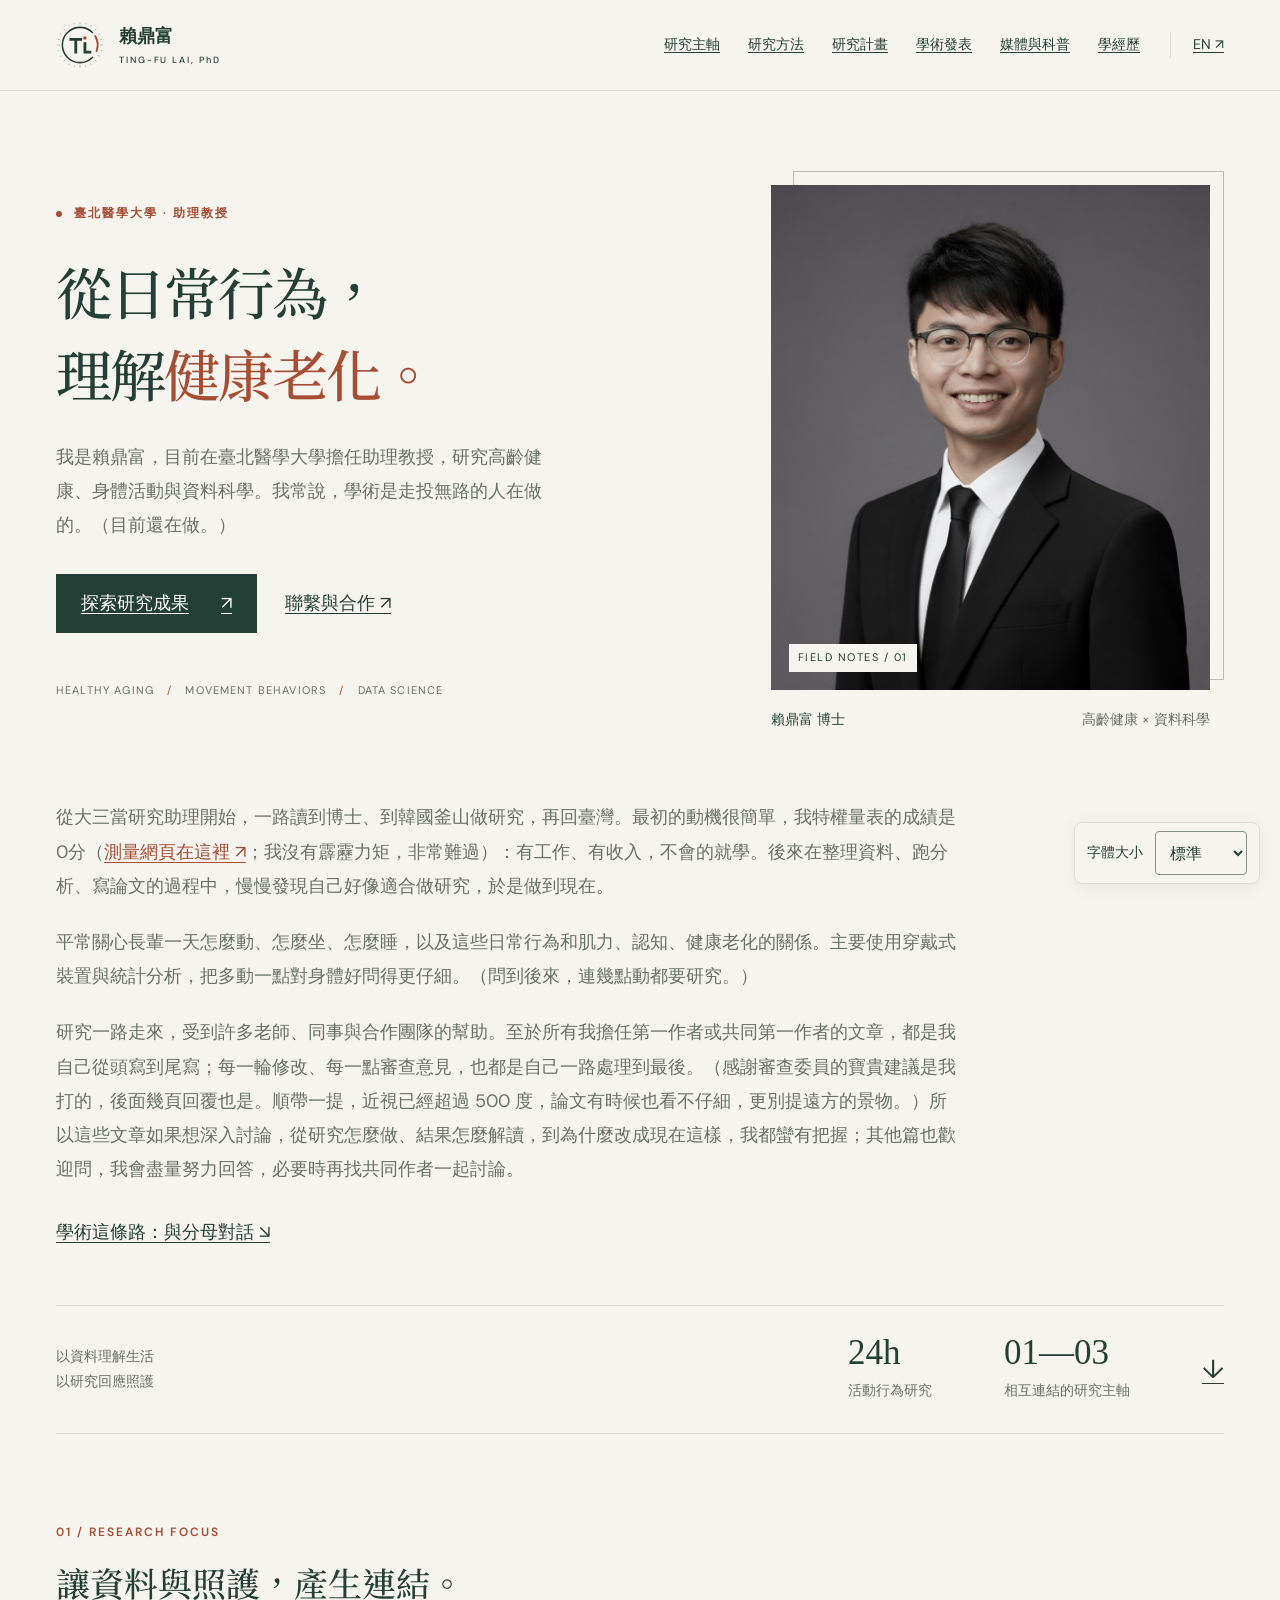
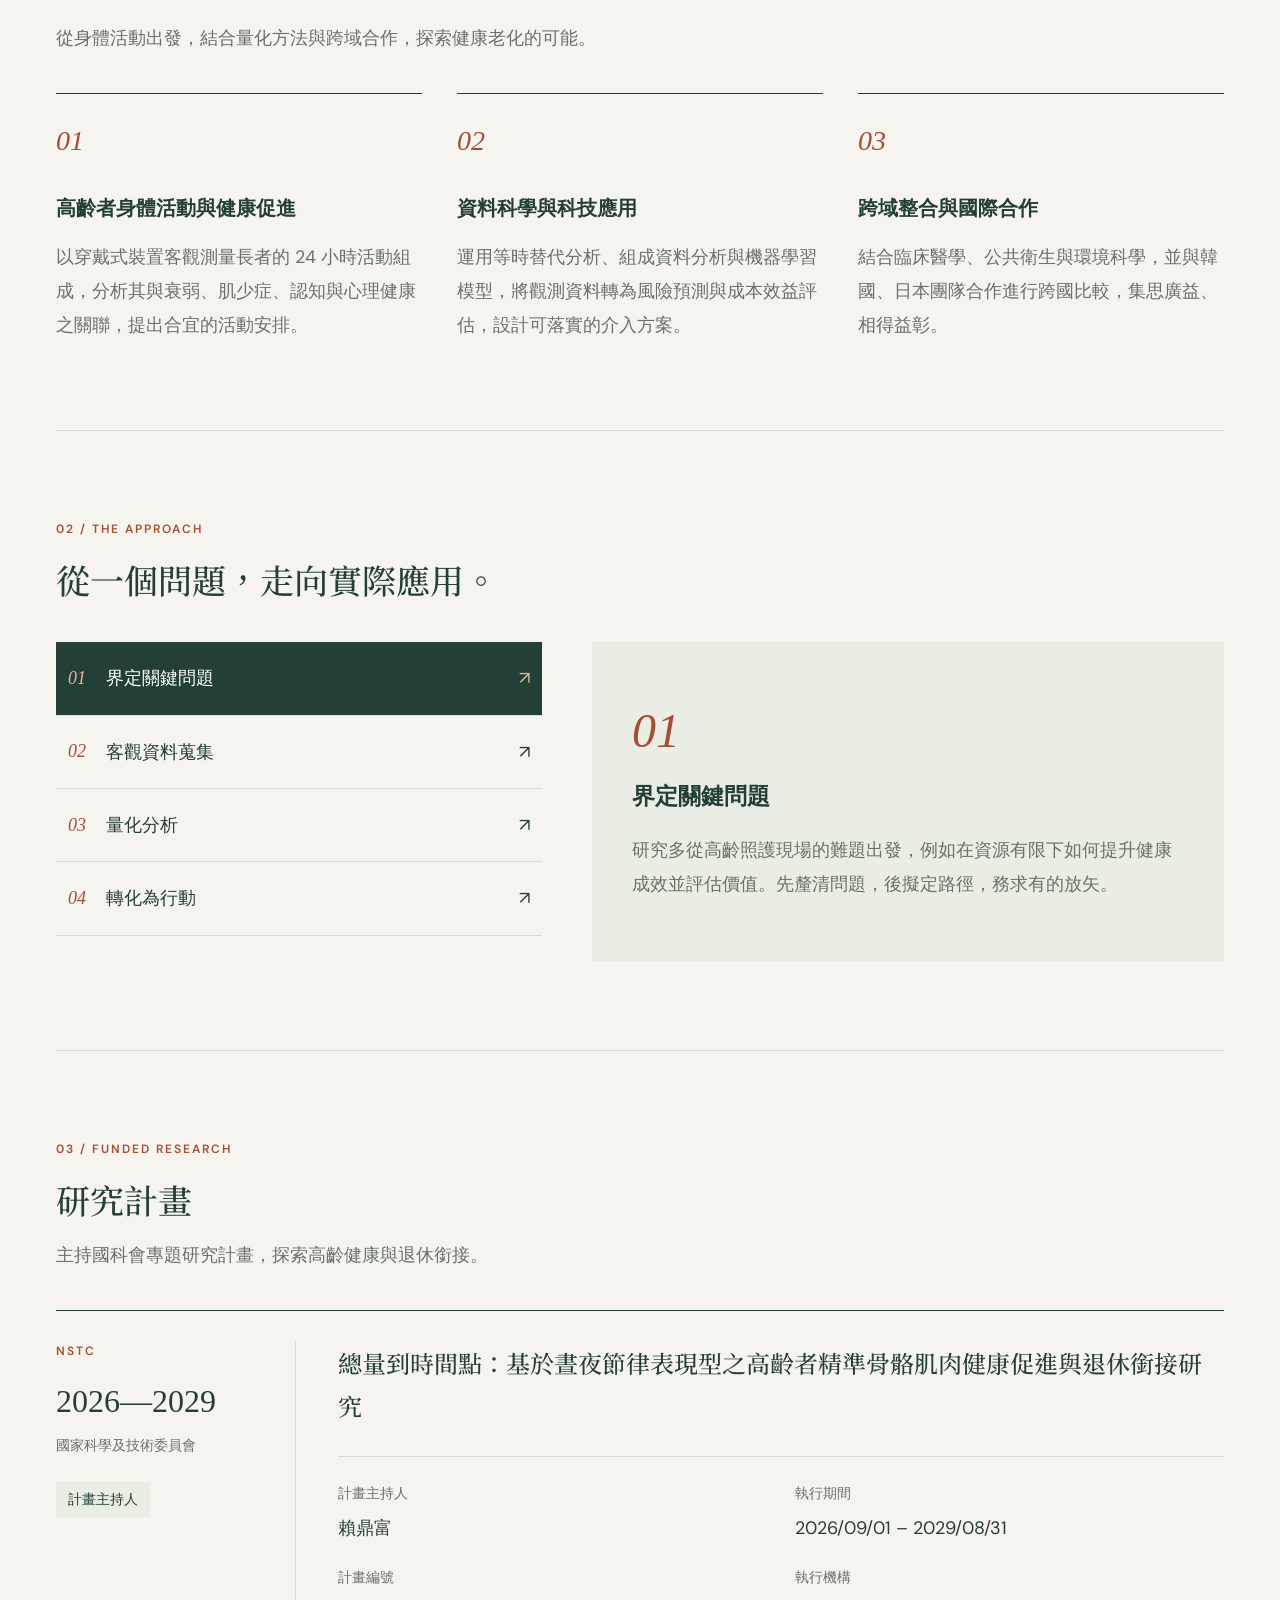
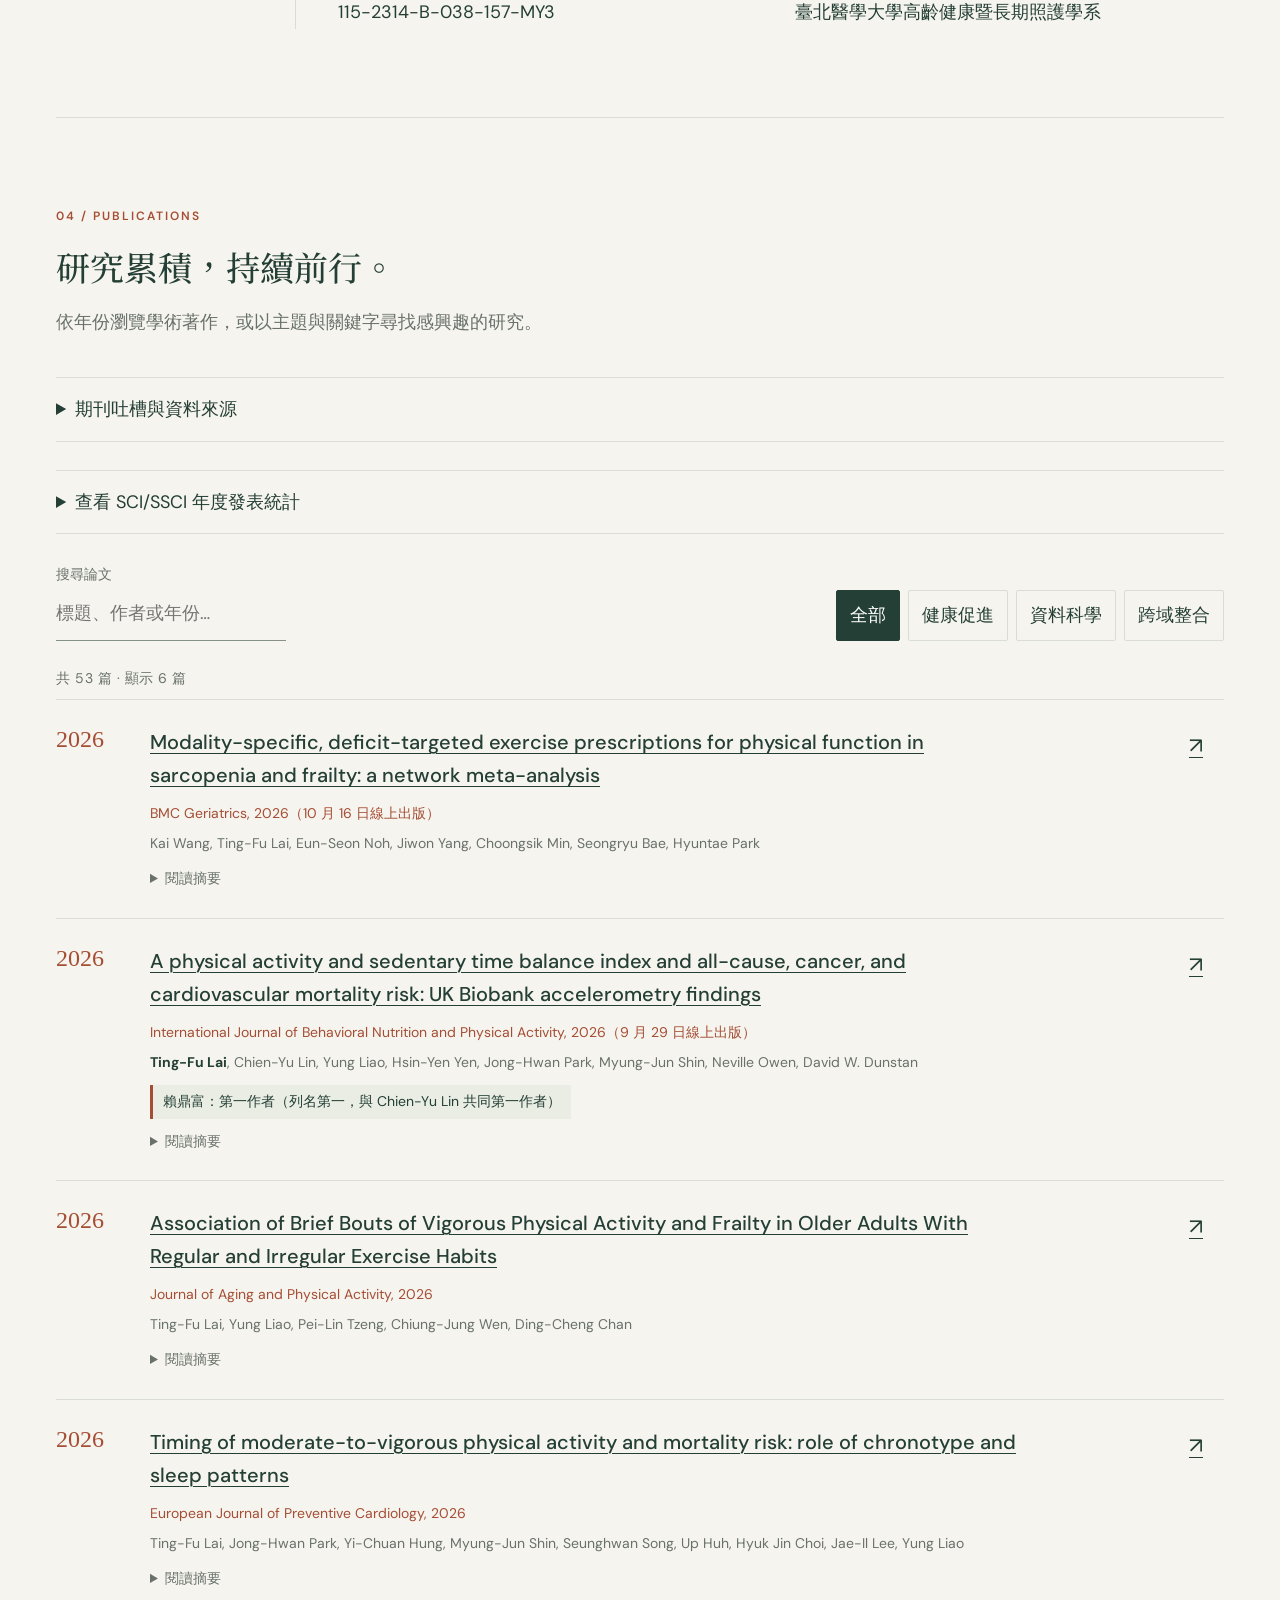
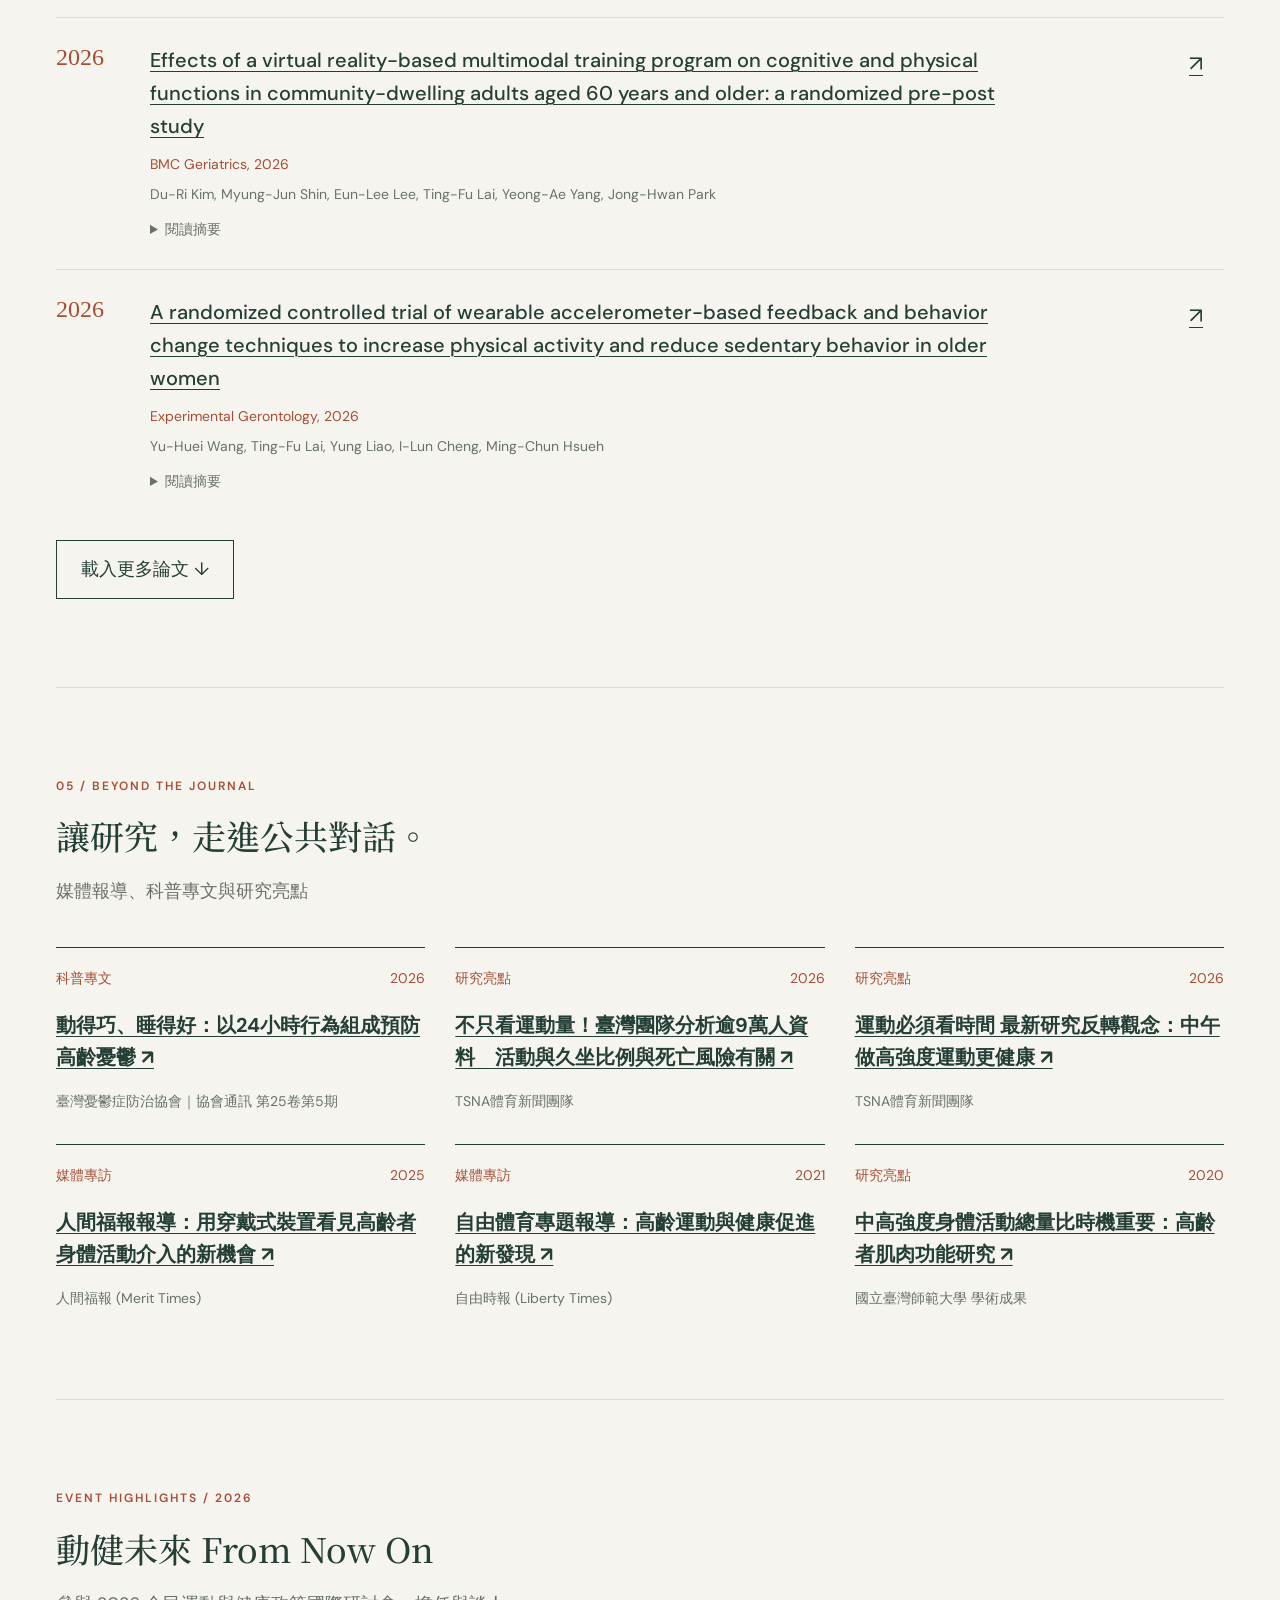
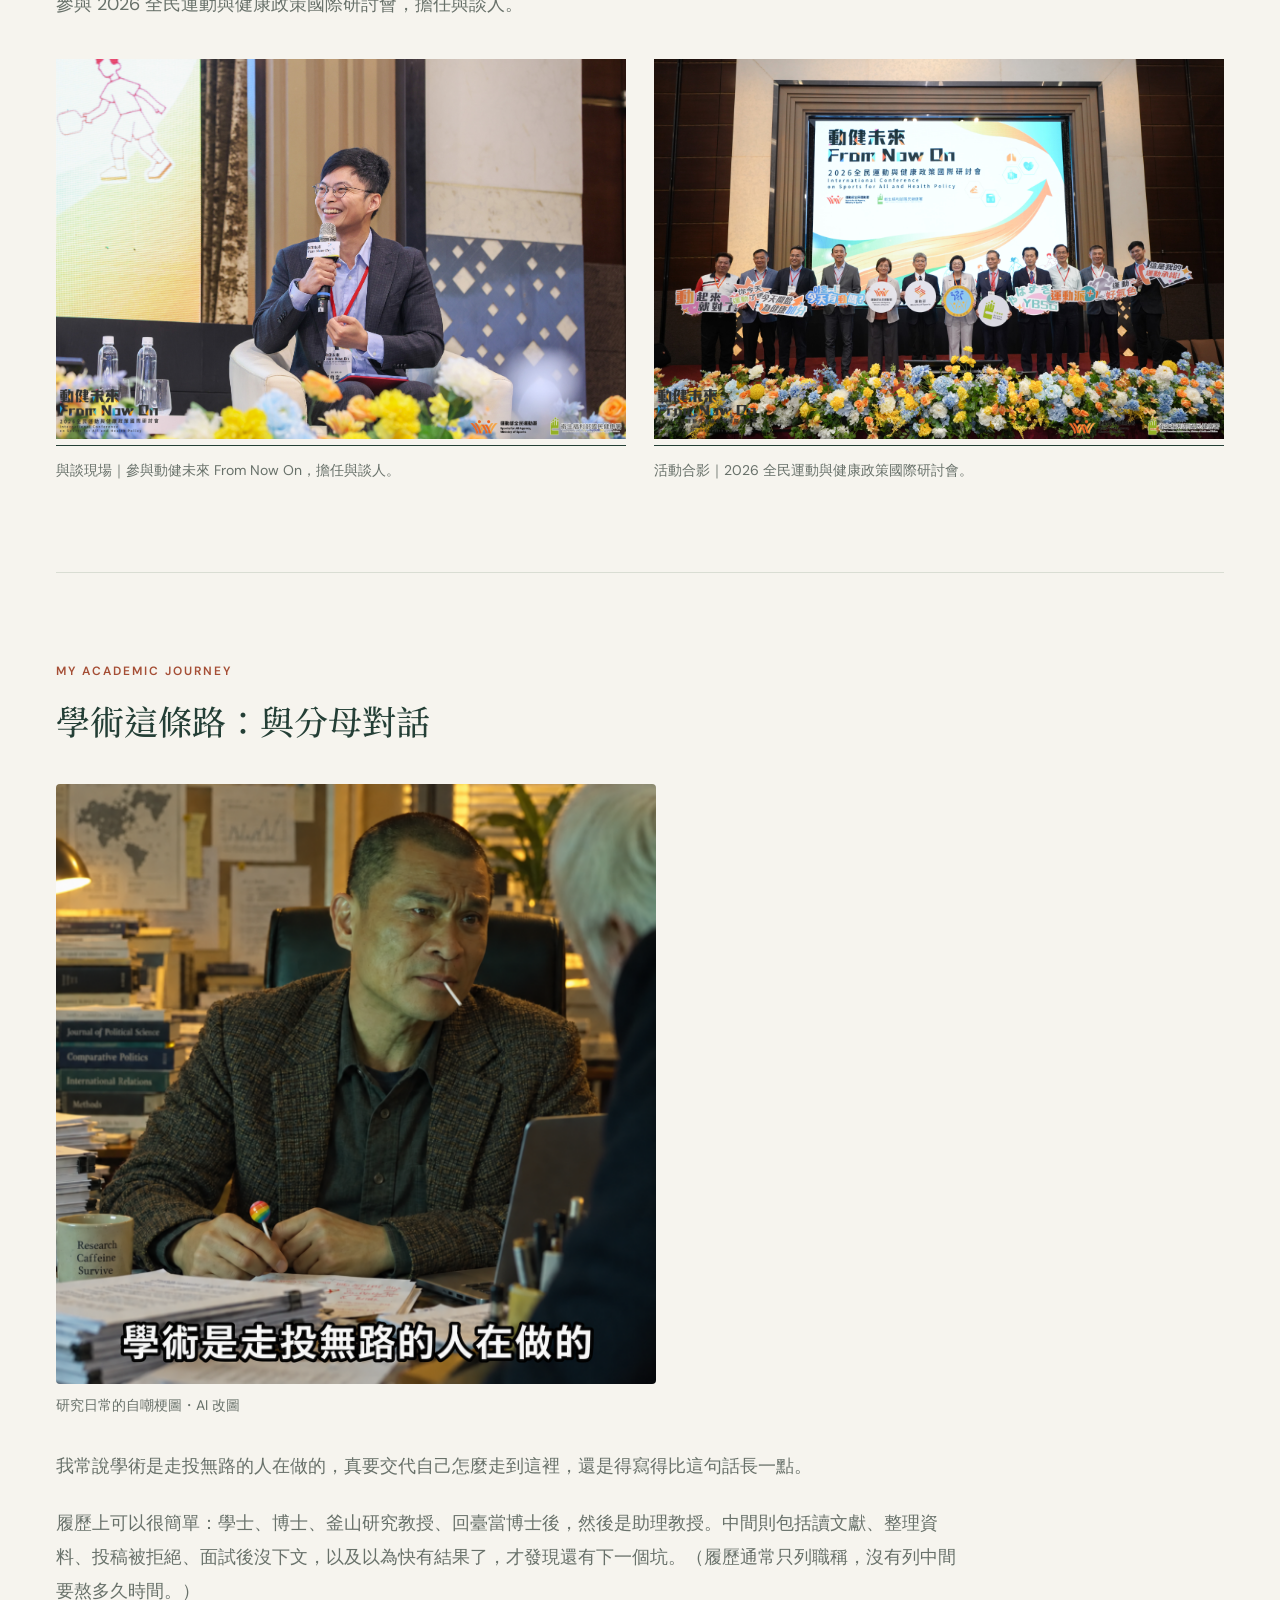
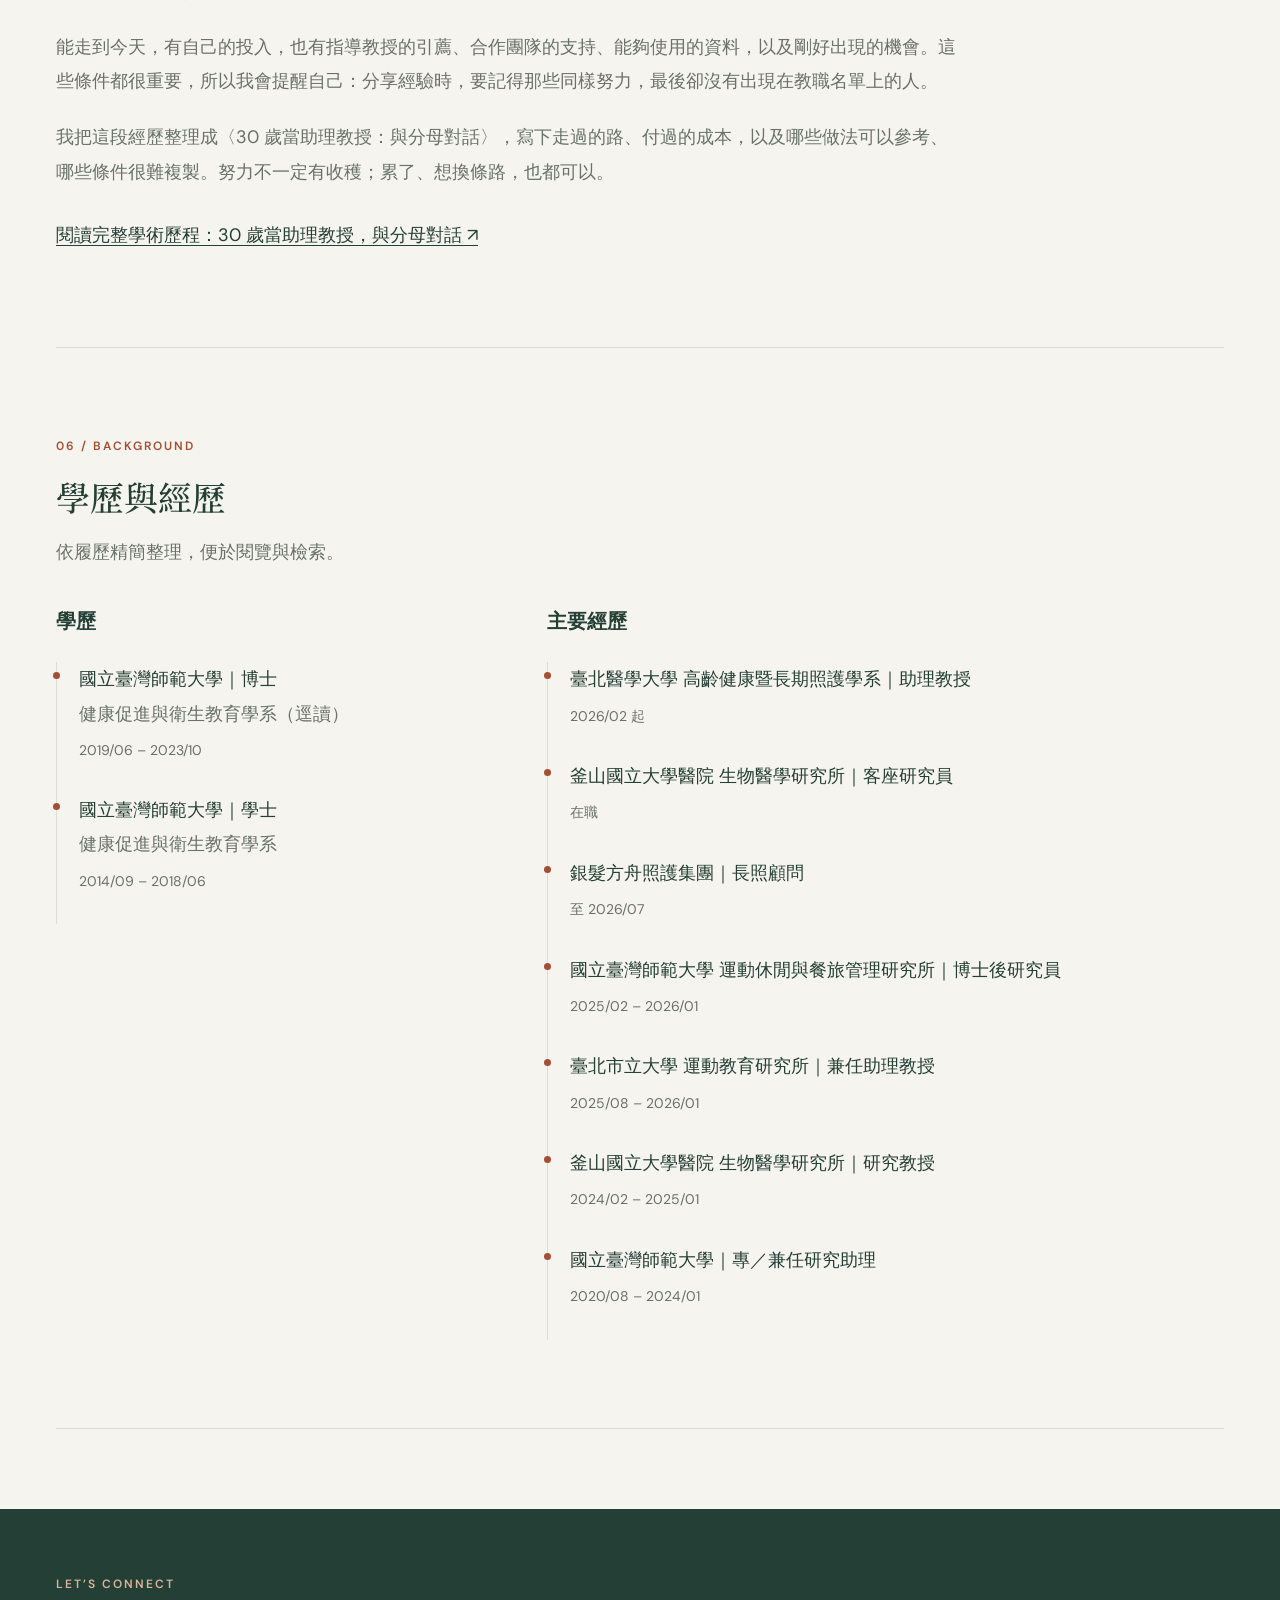
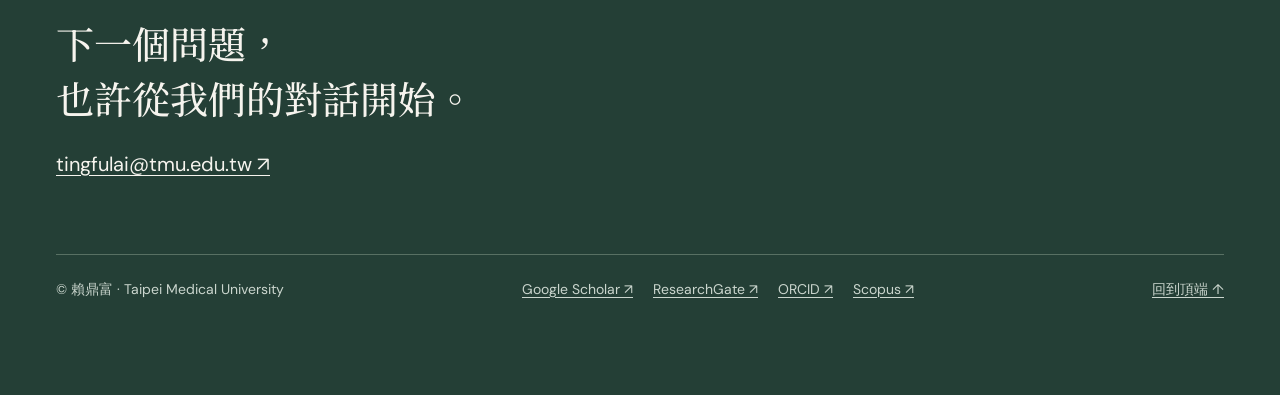
<file: index.html>
<!DOCTYPE html>
<html lang="zh-Hant">
<head>
  <meta charset="UTF-8" />
  <meta name="viewport" content="width=device-width, initial-scale=1" />
  <meta name="format-detection" content="telephone=no,date=no" />
   <title>賴鼎富博士 | 臺北醫學大學助理教授 | 高齡健康與資料科學研究</title>


  <meta name="description" content="賴鼎富（Ting-Fu Lai），臺北醫學大學高齡健康暨長期照護學系助理教授。專長穿戴式資料、二十四小時活動組成、等時替代分析與高齡健康促進；以實證為本，協助臨床與長照決策。" />
  <meta name="robots" content="index,follow" />
  <link rel="alternate" hreflang="en" href="https://ted971345.github.io/tingfulai.github.io/en/">
<link rel="alternate" hreflang="zh-Hant" href="https://ted971345.github.io/tingfulai.github.io/">
<link rel="canonical" href="https://ted971345.github.io/tingfulai.github.io/" />


  <meta property="og:type" content="website" />
  <meta property="og:site_name" content="賴鼎富博士 | 高齡健康與資料科學研究" />
  <meta property="og:title" content="賴鼎富博士 | 高齡健康與資料科學研究" />
  <meta property="og:description" content="高齡健康 × 量化方法 × 科技應用：以客觀資料與統計分析提出可操作的健康老化解方，務求事半功倍。" />
  <meta property="og:url" content="https://ted971345.github.io/tingfulai.github.io/" />
  <meta property="og:locale" content="zh_TW" />
  <meta property="og:image" content="https://ted971345.github.io/tingfulai.github.io/assets/profile-photo.jpg" />
  <meta name="twitter:card" content="summary_large_image" />
  <meta name="twitter:title" content="賴鼎富博士 | 高齡健康與資料科學研究" />
  <meta name="twitter:description" content="高齡健康 × 量化方法 × 科技應用：以客觀資料與統計分析提出可操作的健康老化解方，務求事半功倍。" />
  <meta name="twitter:image" content="https://ted971345.github.io/tingfulai.github.io/assets/profile-photo.jpg" />


  <link rel="preconnect" href="https://fonts.googleapis.com" />
  <link rel="preconnect" href="https://fonts.gstatic.com" crossorigin />
  <link href="https://fonts.googleapis.com/css2?family=DM+Sans:wght@400;500;600;700&amp;family=Noto+Serif+TC:wght@400;500;600&amp;display=swap" rel="stylesheet">




<script type="application/ld+json">
{
  "@context": "https://schema.org",
  "@graph": [
    {
      "@type": "WebSite",
      "name": "賴鼎富博士 | 臺北醫學大學助理教授",
      "url": "https://ted971345.github.io/tingfulai.github.io/",
      "inLanguage": "zh-Hant"
    },
    {
      "@type": "Person",
      "name": "賴鼎富",
      "alternateName": "Ting-Fu Lai",
      "jobTitle": "助理教授",
      "url": "https://ted971345.github.io/tingfulai.github.io/",
      "image": "https://ted971345.github.io/tingfulai.github.io/assets/profile-photo.jpg",
      "worksFor": {
        "@type": "CollegeOrUniversity",
        "name": "臺北醫學大學"
      },
      "affiliation": [
        {
          "@type": "CollegeOrUniversity",
          "name": "Taipei Medical University"
        },
        {
          "@type": "Organization",
          "name": "Biomedical Research Institute, Pusan National University Hospital"
        }
      ],
      "alumniOf": [
        {
          "@type": "CollegeOrUniversity",
          "name": "National Taiwan Normal University",
          "department": "Department of Health Promotion and Health Education"
        }
      ],
      "email": "mailto:tingfulai@tmu.edu.tw",
      "sameAs": [
        "https://scholar.google.com/citations?user=TYqilcsAAAAJ&hl=en",
        "https://www.researchgate.net/profile/Lai-Ting-Fu",
        "https://orcid.org/0000-0002-4794-1583",
        "https://www.scopus.com/authid/detail.uri?authorId=57204196938"
      ],
      "knowsAbout": [
        "24-hour movement behaviors",
        "isotemporal substitution",
        "triaxial accelerometry",
        "long-term care",
        "sarcopenia",
        "frailty",
        "health promotion",
        "health economics"
      ]
    },
    {
      "@type": "BreadcrumbList",
      "itemListElement": [
        {
          "@type": "ListItem",
          "position": 1,
          "name": "關於我",
          "item": "https://ted971345.github.io/tingfulai.github.io/#about"
        },
        {
          "@type": "ListItem",
          "position": 2,
          "name": "研究主軸",
          "item": "https://ted971345.github.io/tingfulai.github.io/#focus"
        },
        {
          "@type": "ListItem",
          "position": 3,
          "name": "研究方法",
          "item": "https://ted971345.github.io/tingfulai.github.io/#methodology"
        },
        {
          "@type": "ListItem",
          "position": 4,
          "name": "學術發表",
          "item": "https://ted971345.github.io/tingfulai.github.io/#publications"
        },
        {
          "@type": "ListItem",
          "position": 5,
          "name": "學歷與經歷",
          "item": "https://ted971345.github.io/tingfulai.github.io/#cv"
        }
      ]
    }
  ]
}
</script>


<link rel="stylesheet" href="assets/site.css?v=20261023-brand-no-underline">
<link rel="icon" type="image/svg+xml" href="assets/logo.svg">
</head>
<body>
<noscript>
<p class="wrap">互動論文列表需要 JavaScript，完整著作也可至 <a href="https://scholar.google.com/citations?user=TYqilcsAAAAJ">Google Scholar ↗</a>
</p></noscript>
<a class="skip-link" href="#main">跳至主要內容</a>
<header class="site-header">
<nav class="wrap" aria-label="主導覽">
<a class="brand" href="#about"><img class="brand-mark" src="assets/logo.svg" width="48" height="48" alt="" aria-hidden="true"><span>賴鼎富<small>TING-FU LAI, PhD</small></span></a>
<div class="desktop-nav"><a href="#focus">研究主軸</a><a href="#methodology">研究方法</a><a href="#projects">研究計畫</a><a href="#publications">學術發表</a><a href="#news">媒體與科普</a><a href="#cv">學經歷</a>
</div><a class="language" href="en/" lang="en">EN ↗</a>
<button class="menu-toggle" aria-expanded="false" aria-controls="mobile-menu">選單 <span aria-hidden="true">☰</span></button>
</nav>
<div id="mobile-menu" class="mobile-menu wrap" hidden><a href="#focus">研究主軸</a><a href="#methodology">研究方法</a><a href="#projects">研究計畫</a><a href="#publications">學術發表</a><a href="#news">媒體與科普</a><a href="#cv">學經歷</a>
</div>
</header>
<main id="main" class="wrap">
<section id="about" class="hero" aria-labelledby="about-heading">
<div class="hero-copy">
<p class="eyebrow"><span class="status-dot"></span> 臺北醫學大學 · 助理教授
</p>
<h1 id="about-heading">從日常行為，<br>理解<span>健康老化。</span>
</h1>
<p class="hero-description">我是賴鼎富，目前在臺北醫學大學擔任助理教授，研究高齡健康、身體活動與資料科學。我常說，學術是走投無路的人在做的。（目前還在做。）
</p>
<div class="hero-actions"><a class="button" href="#publications">探索研究成果 <span>↗</span></a><a class="text-link" href="mailto:tingfulai@tmu.edu.tw">聯繫與合作 ↗</a>
</div>
<p class="hero-topics">HEALTHY AGING <span> / </span> MOVEMENT BEHAVIORS <span> / </span> DATA SCIENCE
</p>
</div>
<figure class="portrait">
<div class="portrait-frame"><img src="assets/profile-photo.jpg" alt="賴鼎富博士" fetchpriority="high" width="480" height="600"><span class="portrait-index" aria-hidden="true">FIELD NOTES / 01</span>
</div>
<figcaption><span>賴鼎富 博士</span><span>高齡健康 × 資料科學</span>
</figcaption>
</figure>
</section>
<div class="bio-details prose">
<p>從大三當研究助理開始，一路讀到博士、到韓國釜山做研究，再回臺灣。最初的動機很簡單，我特權量表的成績是0分（<a class="inline-link" href="https://www.zhtoolbox.com/tools/taiwan-privilege-test" target="_blank" rel="noopener noreferrer">測量網頁在這裡 <span aria-hidden="true">↗</span></a>；我沒有霹靂力矩，非常難過）：有工作、有收入，不會的就學。後來在整理資料、跑分析、寫論文的過程中，慢慢發現自己好像適合做研究，於是做到現在。</p>
<p>平常關心長輩一天怎麼動、怎麼坐、怎麼睡，以及這些日常行為和肌力、認知、健康老化的關係。主要使用穿戴式裝置與統計分析，把多動一點對身體好問得更仔細。（問到後來，連幾點動都要研究。）</p>
<p>研究一路走來，受到許多老師、同事與合作團隊的幫助。至於所有我擔任第一作者或共同第一作者的文章，都是我自己從頭寫到尾寫；每一輪修改、每一點審查意見，也都是自己一路處理到最後。（感謝審查委員的寶貴建議是我打的，後面幾頁回覆也是。順帶一提，近視已經超過 500 度，論文有時候也看不仔細，更別提遠方的景物。）所以這些文章如果想深入討論，從研究怎麼做、結果怎麼解讀，到為什麼改成現在這樣，我都蠻有把握；其他篇也歡迎問，我會盡量努力回答，必要時再找共同作者一起討論。</p>
<a class="text-link" href="#academic-journey">學術這條路：與分母對話 ↘</a>
</div>
<div class="research-strip">
<p>以資料理解生活<br>以研究回應照護
</p><span>24h<small>活動行為研究</small></span><span>01—03<small>相互連結的研究主軸</small></span><a href="#focus" aria-label="前往研究主軸">↓</a>
</div>
<section id="focus" class="section">
<div class="section-heading">
<p class="eyebrow">01 / RESEARCH FOCUS
</p>
<h2>讓資料與照護，產生連結。
</h2>
<p>從身體活動出發，結合量化方法與跨域合作，探索健康老化的可能。
</p>
</div>
<div class="focus-grid">
<article class="focus-item"><span class="item-number">01</span>
<h3>高齡者身體活動與健康促進
</h3>
<p>以穿戴式裝置客觀測量長者的 24 小時活動組成，分析其與衰弱、肌少症、認知與心理健康之關聯，提出合宜的活動安排。
</p>
</article>
<article class="focus-item"><span class="item-number">02</span>
<h3>資料科學與科技應用
</h3>
<p>運用等時替代分析、組成資料分析與機器學習模型，將觀測資料轉為風險預測與成本效益評估，設計可落實的介入方案。
</p>
</article>
<article class="focus-item"><span class="item-number">03</span>
<h3>跨域整合與國際合作
</h3>
<p>結合臨床醫學、公共衛生與環境科學，並與韓國、日本團隊合作進行跨國比較，集思廣益、相得益彰。
</p>
</article>
</div>
</section>
<section id="methodology" class="section methods">
<div class="section-heading">
<p class="eyebrow">02 / THE APPROACH
</p>
<h2>從一個問題，走向實際應用。
</h2>
</div>
<div class="methods-layout">
<div role="tablist" aria-label="研究方法" aria-orientation="vertical"><button id="step1" role="tab" aria-controls="competency-details" aria-selected="true" tabindex="0"><span>01</span>界定關鍵問題<span aria-hidden="true">↗</span></button><button id="step2" role="tab" aria-controls="competency-details" aria-selected="false" tabindex="-1"><span>02</span>客觀資料蒐集<span aria-hidden="true">↗</span></button><button id="step3" role="tab" aria-controls="competency-details" aria-selected="false" tabindex="-1"><span>03</span>量化分析<span aria-hidden="true">↗</span></button><button id="step4" role="tab" aria-controls="competency-details" aria-selected="false" tabindex="-1"><span>04</span>轉化為行動<span aria-hidden="true">↗</span></button>
</div>
<div id="competency-details" role="tabpanel" tabindex="0" aria-labelledby="step1">
</div>
</div>
</section>
<section id="projects" class="section" aria-labelledby="projects-heading">
<div class="section-heading">
<p class="eyebrow">03 / FUNDED RESEARCH</p>
<h2 id="projects-heading">研究計畫</h2>
<p>主持國科會專題研究計畫，探索高齡健康與退休銜接。</p>
</div>
<article class="funded-project" aria-labelledby="project-title">
<div class="project-aside"><p class="eyebrow">NSTC</p><p class="project-years">2026—2029</p><p>國家科學及技術委員會</p><span class="project-role">計畫主持人</span></div>
<div class="project-content">
<h3 id="project-title">總量到時間點：基於晝夜節律表現型之高齡者精準骨骼肌肉健康促進與退休銜接研究</h3>

<dl class="project-meta">
<div><dt>計畫主持人</dt><dd>賴鼎富</dd></div>
<div><dt>執行期間</dt><dd><time datetime="2026-09-01">2026/09/01</time> – <time datetime="2029-08-31">2029/08/31</time></dd></div>
<div><dt>計畫編號</dt><dd>115-2314-B-038-157-MY3</dd></div>
<div><dt>執行機構</dt><dd>臺北醫學大學高齡健康暨長期照護學系</dd></div>
</dl>
</div>
</article>
</section>
<section id="publications" class="section">
<div class="section-heading">
<p class="eyebrow">04 / PUBLICATIONS
</p>
<h2>研究累積，持續前行。
</h2>
<p>依年份瀏覽學術著作，或以主題與關鍵字尋找感興趣的研究。
</p>
</div>
<details class="output-chart">
<summary>期刊吐槽與資料來源</summary>
<p>文中的水刊與相關吐槽是我的個人評論。加強實質審查是校院評核分類；除名資訊按事件年份敘述。</p>
<p><a href="https://rd.mc.ntu.edu.tw/bomrd/ntu2/news_txt.asp?pno=6043" target="_blank" rel="noopener noreferrer">臺大醫學院名單</a> · <a href="https://www.mdpi.com/journal/ijerph/announcements/5536" target="_blank" rel="noopener noreferrer">IJERPH 出版社公告</a> · <a href="https://retractionwatch.com/2023/03/21/nearly-20-hindawi-journals-delisted-from-leading-index-amid-concerns-of-papermill-activity/" target="_blank" rel="noopener noreferrer">2023 年除名報導</a> · <a href="https://onlinelibrary.wiley.com/journal/2738" target="_blank" rel="noopener noreferrer">BioMed Research International 現況</a></p>
</details>
<details class="output-chart">
<summary>查看 SCI/SSCI 年度發表統計
</summary>
<div id="publication-chart">
</div>
</details>
<div class="publication-tools"><label for="publication-search">搜尋論文<input id="publication-search" type="search" placeholder="標題、作者或年份…"></label>
<div class="filters" role="group" aria-label="研究分類"><button data-filter="all" aria-pressed="true">全部</button><button data-filter="health-promo" aria-pressed="false">健康促進</button><button data-filter="data-science" aria-pressed="false">資料科學</button><button data-filter="interdisciplinary" aria-pressed="false">跨域整合</button>
</div>
</div>
<p id="result-count" class="result-count" role="status">
</p>
<div id="publications-grid">
<p>正在載入論文…
</p>
</div><button id="show-more" class="button secondary" hidden>載入更多論文 ↓</button>
</section>
<section id="news" class="section">
<div class="section-heading">
<p class="eyebrow">05 / BEYOND THE JOURNAL
</p>
<h2>讓研究，走進公共對話。
</h2>
<p>媒體報導、科普專文與研究亮點
</p>
</div>
<div id="news-grid" class="news-grid">
</div>
</section>
<section class="section event-highlights" id="events" aria-labelledby="events-heading">
<div class="section-heading">
<p class="eyebrow">EVENT HIGHLIGHTS / 2026</p>
<h2 id="events-heading">動健未來 From Now On</h2>
<p>參與 2026 全民運動與健康政策國際研討會，擔任與談人。</p>
</div>
<div class="event-gallery">
<figure>
<a href="assets/events/from-now-on-panelist.jpg" target="_blank" rel="noopener noreferrer" aria-label="開啟與談現場完整照片">
<img src="assets/events/from-now-on-panelist.jpg" alt="賴鼎富於動健未來 From Now On 活動中手持麥克風擔任與談人" width="5997" height="3998" loading="lazy" decoding="async">
</a>
<figcaption>與談現場｜參與動健未來 From Now On，擔任與談人。</figcaption>
</figure>
<figure>
<a href="assets/events/from-now-on-group.jpg" target="_blank" rel="noopener noreferrer" aria-label="開啟活動大合照完整照片">
<img src="assets/events/from-now-on-group.jpg" alt="2026 全民運動與健康政策國際研討會活動大合照" width="6144" height="4096" loading="lazy" decoding="async">
</a>
<figcaption>活動合影｜2026 全民運動與健康政策國際研討會。</figcaption>
</figure>
</div>
</section>
<section class="section academic-journey" id="academic-journey" aria-labelledby="journey-heading">
<div class="section-heading">
<p class="eyebrow">MY ACADEMIC JOURNEY</p>
<h2 id="journey-heading">學術這條路：與分母對話</h2>
</div>
<figure class="academic-meme">
<img src="assets/academic-worker-lollipop.png" alt="學術工作者坐在堆滿論文的研究室，字幕：學術是走投無路的人在做的" width="1254" height="1254" loading="lazy" decoding="async">
<figcaption>研究日常的自嘲梗圖・AI 改圖</figcaption>
</figure>
<div class="prose">
<p>我常說學術是走投無路的人在做的，真要交代自己怎麼走到這裡，還是得寫得比這句話長一點。</p>
<p>履歷上可以很簡單：學士、博士、釜山研究教授、回臺當博士後，然後是助理教授。中間則包括讀文獻、整理資料、投稿被拒絕、面試後沒下文，以及以為快有結果了，才發現還有下一個坑。（履歷通常只列職稱，沒有列中間要熬多久時間。）</p>
<p>能走到今天，有自己的投入，也有指導教授的引薦、合作團隊的支持、能夠使用的資料，以及剛好出現的機會。這些條件都很重要，所以我會提醒自己：分享經驗時，要記得那些同樣努力，最後卻沒有出現在教職名單上的人。</p>
<p>我把這段經歷整理成〈30 歲當助理教授：與分母對話〉，寫下走過的路、付過的成本，以及哪些做法可以參考、哪些條件很難複製。努力不一定有收穫；累了、想換條路，也都可以。</p>
<a class="text-link" href="https://www.facebook.com/share/p/1F3p8Nj53u/" target="_blank" rel="noopener noreferrer">閱讀完整學術歷程：30 歲當助理教授，與分母對話 ↗</a>
</div>
</section>
<section class="section resume" id="cv" aria-labelledby="cv-heading">

<div class="section-heading">

<p class="eyebrow">06 / BACKGROUND
</p>
<h2 id="cv-heading">學歷與經歷
</h2>

<p>依履歷精簡整理，便於閱覽與檢索。
</p>

</div>


<div>


<div>

<h3>學歷
</h3>

<ul>

<li>

<p>國立臺灣師範大學｜博士
</p>

<p>健康促進與衛生教育學系（逕讀）
</p>

<p>2019/06 – 2023/10
</p>

</li>

<li>

<p>國立臺灣師範大學｜學士
</p>

<p>健康促進與衛生教育學系
</p>

<p>2014/09 – 2018/06
</p>

</li>

</ul>

</div>



<div>

<h3>主要經歷
</h3>

<ul>


<li>

<p>臺北醫學大學 高齡健康暨長期照護學系｜助理教授
</p>

<p>2026/02 起
</p>

</li>

<li>

<p>釜山國立大學醫院 生物醫學研究所｜客座研究員
</p>

<p>在職
</p>

</li>

<li>

<p>銀髮方舟照護集團｜長照顧問
</p>

<p>至 2026/07
</p>

</li>

<li>

<p>國立臺灣師範大學 運動休閒與餐旅管理研究所｜博士後研究員
</p>

<p>2025/02 – 2026/01
</p>

</li>

<li>

<p>臺北市立大學 運動教育研究所｜兼任助理教授
</p>

<p>2025/08 – 2026/01
</p>

</li>

<li>

<p>釜山國立大學醫院 生物醫學研究所｜研究教授
</p>

<p>2024/02 – 2025/01
</p>

</li>

<li>

<p>國立臺灣師範大學｜專／兼任研究助理
</p>

<p>2020/08 – 2024/01
</p>

</li>

</ul>

</div>

</div>

</section>
</main>
<footer id="contact">
<div class="wrap">
<p class="eyebrow">LET’S CONNECT
</p>
<h2>下一個問題，<br>也許從我們的對話開始。
</h2><a class="contact-email" href="mailto:tingfulai@tmu.edu.tw">tingfulai@tmu.edu.tw ↗</a>
<div class="footer-bottom"><span>© 賴鼎富 · Taipei Medical University</span>
<div><a href="https://scholar.google.com/citations?user=TYqilcsAAAAJ&hl=zh-TW" target="_blank" rel="noopener noreferrer">Google Scholar ↗</a><a href="https://www.researchgate.net/profile/Lai-Ting-Fu" target="_blank" rel="noopener noreferrer">ResearchGate ↗</a><a href="https://orcid.org/0000-0002-4794-1583" target="_blank" rel="noopener noreferrer">ORCID ↗</a><a href="https://www.scopus.com/authid/detail.uri?authorId=57204196938" target="_blank" rel="noopener noreferrer">Scopus ↗</a>
</div><a href="#about">回到頂端 ↑</a>
</div>
</div>
</footer>
<script>const competencyData = {
      step1: {
        title: '界定關鍵問題',
        content: '研究多從高齡照護現場的難題出發，例如在資源有限下如何提升健康成效並評估價值。先釐清問題，後擬定路徑，務求有的放矢。',
        icon: '🎯'
      },
      step2: {
        title: '客觀資料蒐集',
        content: '為降低主觀偏差，採用三軸加速規等穿戴式裝置，客觀測量長者的 24 小時活動組成；並結合臨床紀錄與次級資料庫，建立多面向資料集，描繪健康、行為與成本的關係。',
        icon: '🔬'
      },
      step3: {
        title: '量化分析',
        content: '運用等時替代分析、組成資料分析與機器學習等方法，估計以低成本活動取代久坐對健康結果的影響；分析按部就班，實事求是。',
        icon: '📈'
      },
      step4: {
        title: '轉化為行動',
        content: '重點在把證據化為做得到的做法。例如：將每日 30 分鐘的靜態時間改為社區步行，可降低衰弱風險且具成本效益；並可因地制宜推展至不同場域。',
        icon: '💡'
      }
    };
</script>
<script src="assets/site.js?v=20261110-bmc-note" defer>
</script>
<aside class="reading-controls" aria-label="閱讀設定" hidden>
<label for="reading-size">字體大小</label>
<select id="reading-size">
<option value="standard">標準</option>
<option value="large">大</option>
<option value="extra-large">特大</option>
</select>
</aside>
</body>
</html>
</file>
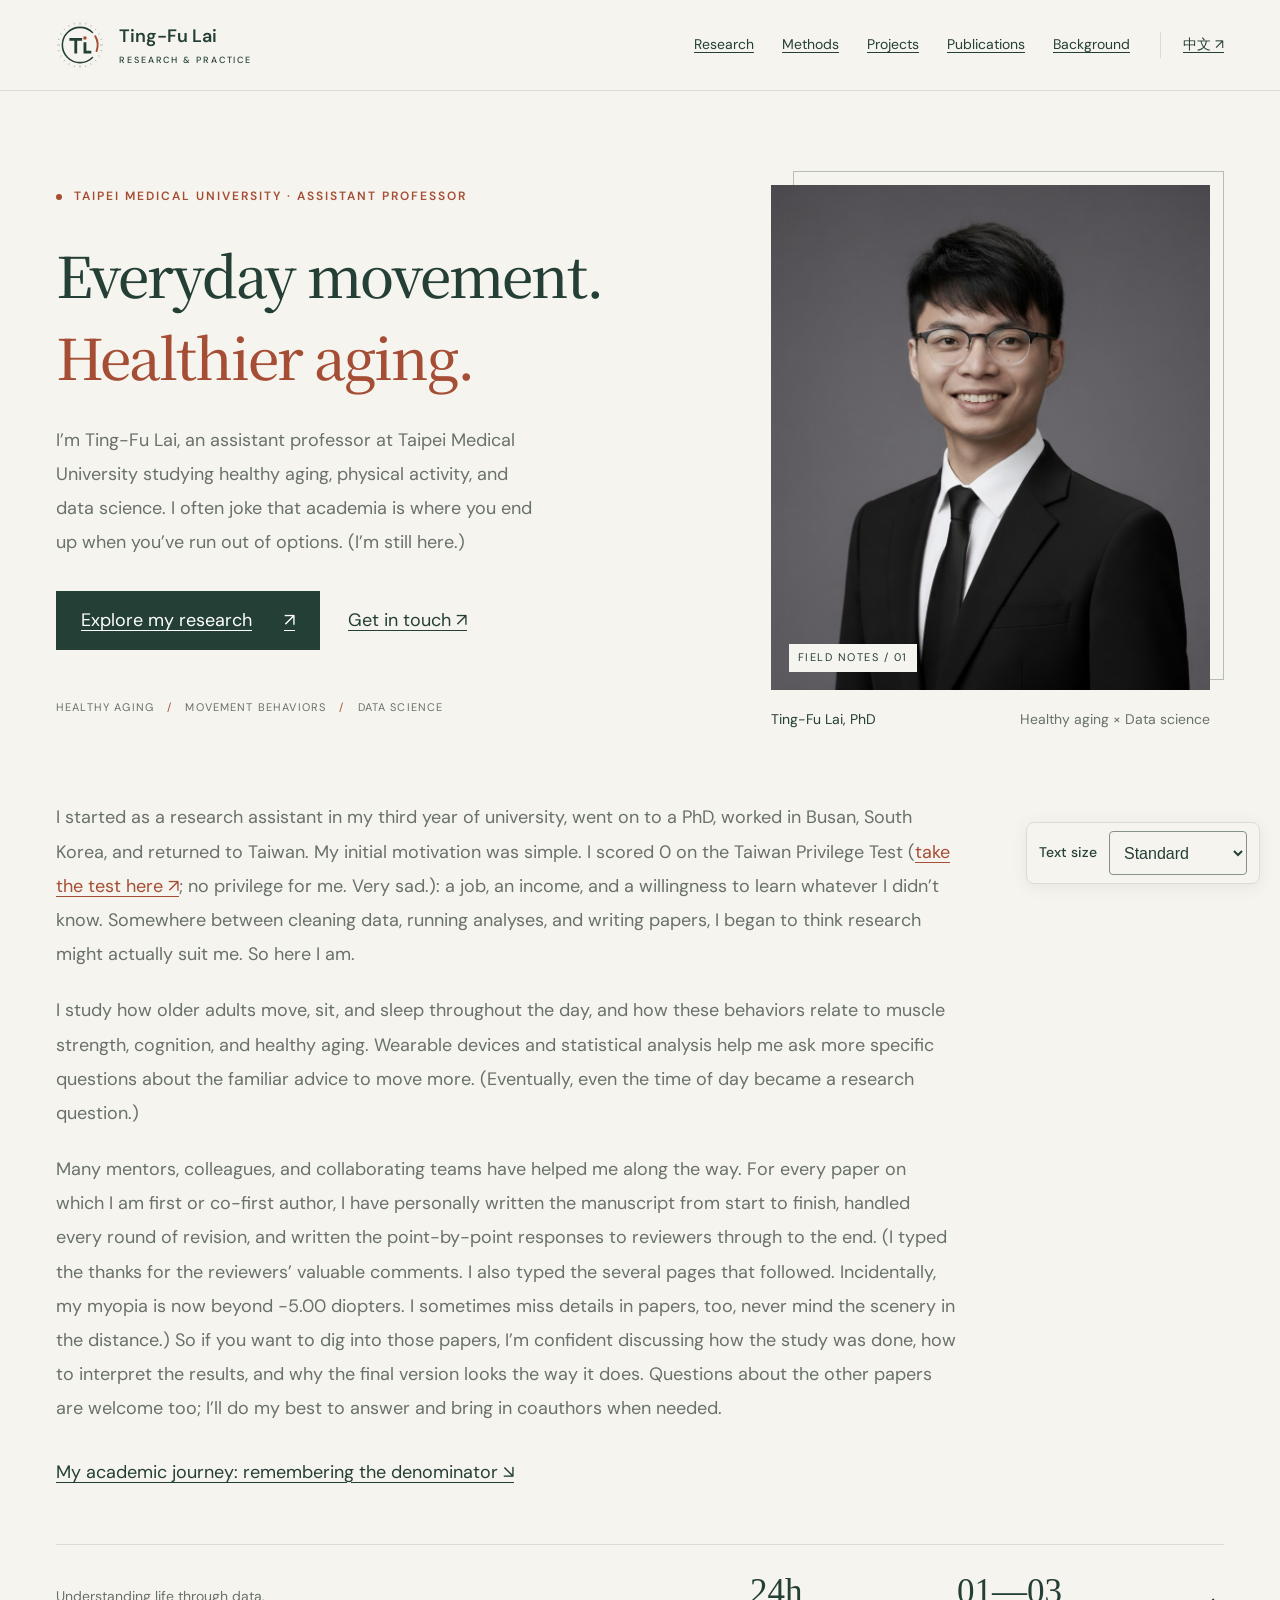
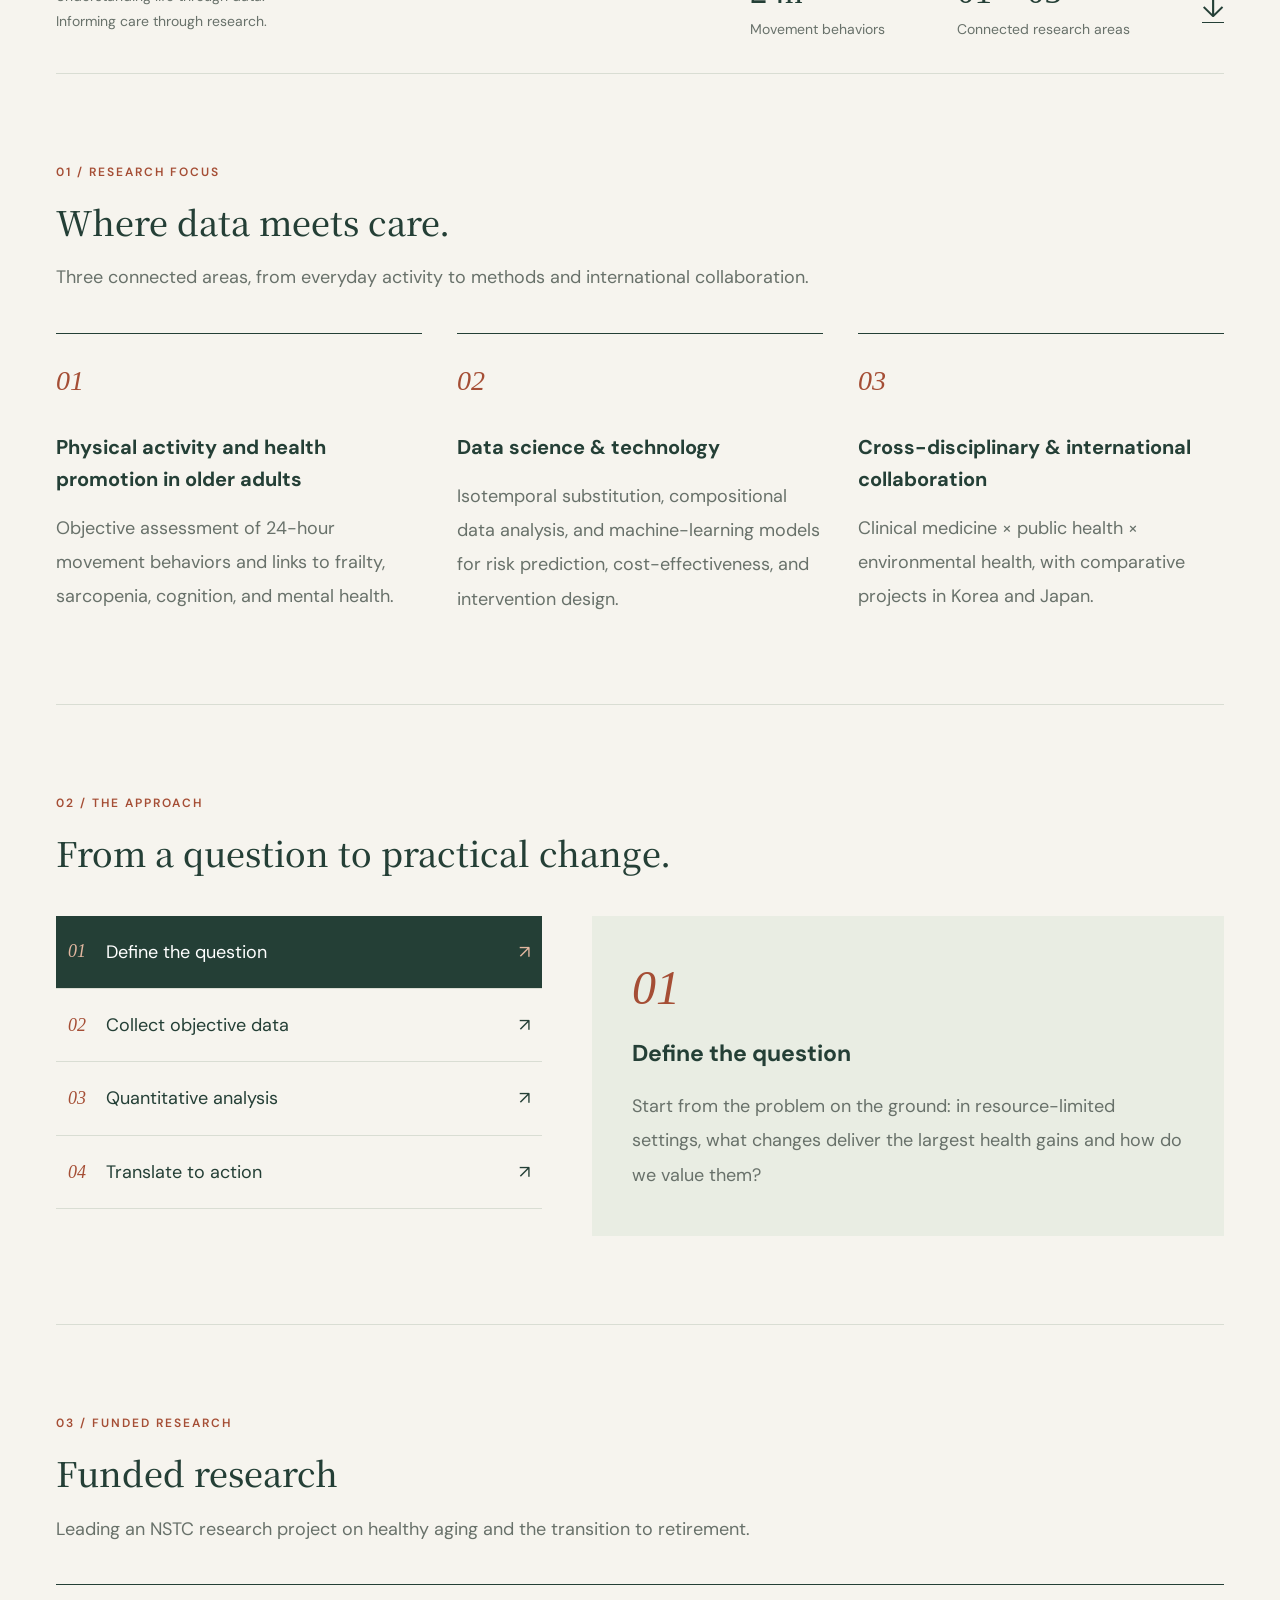
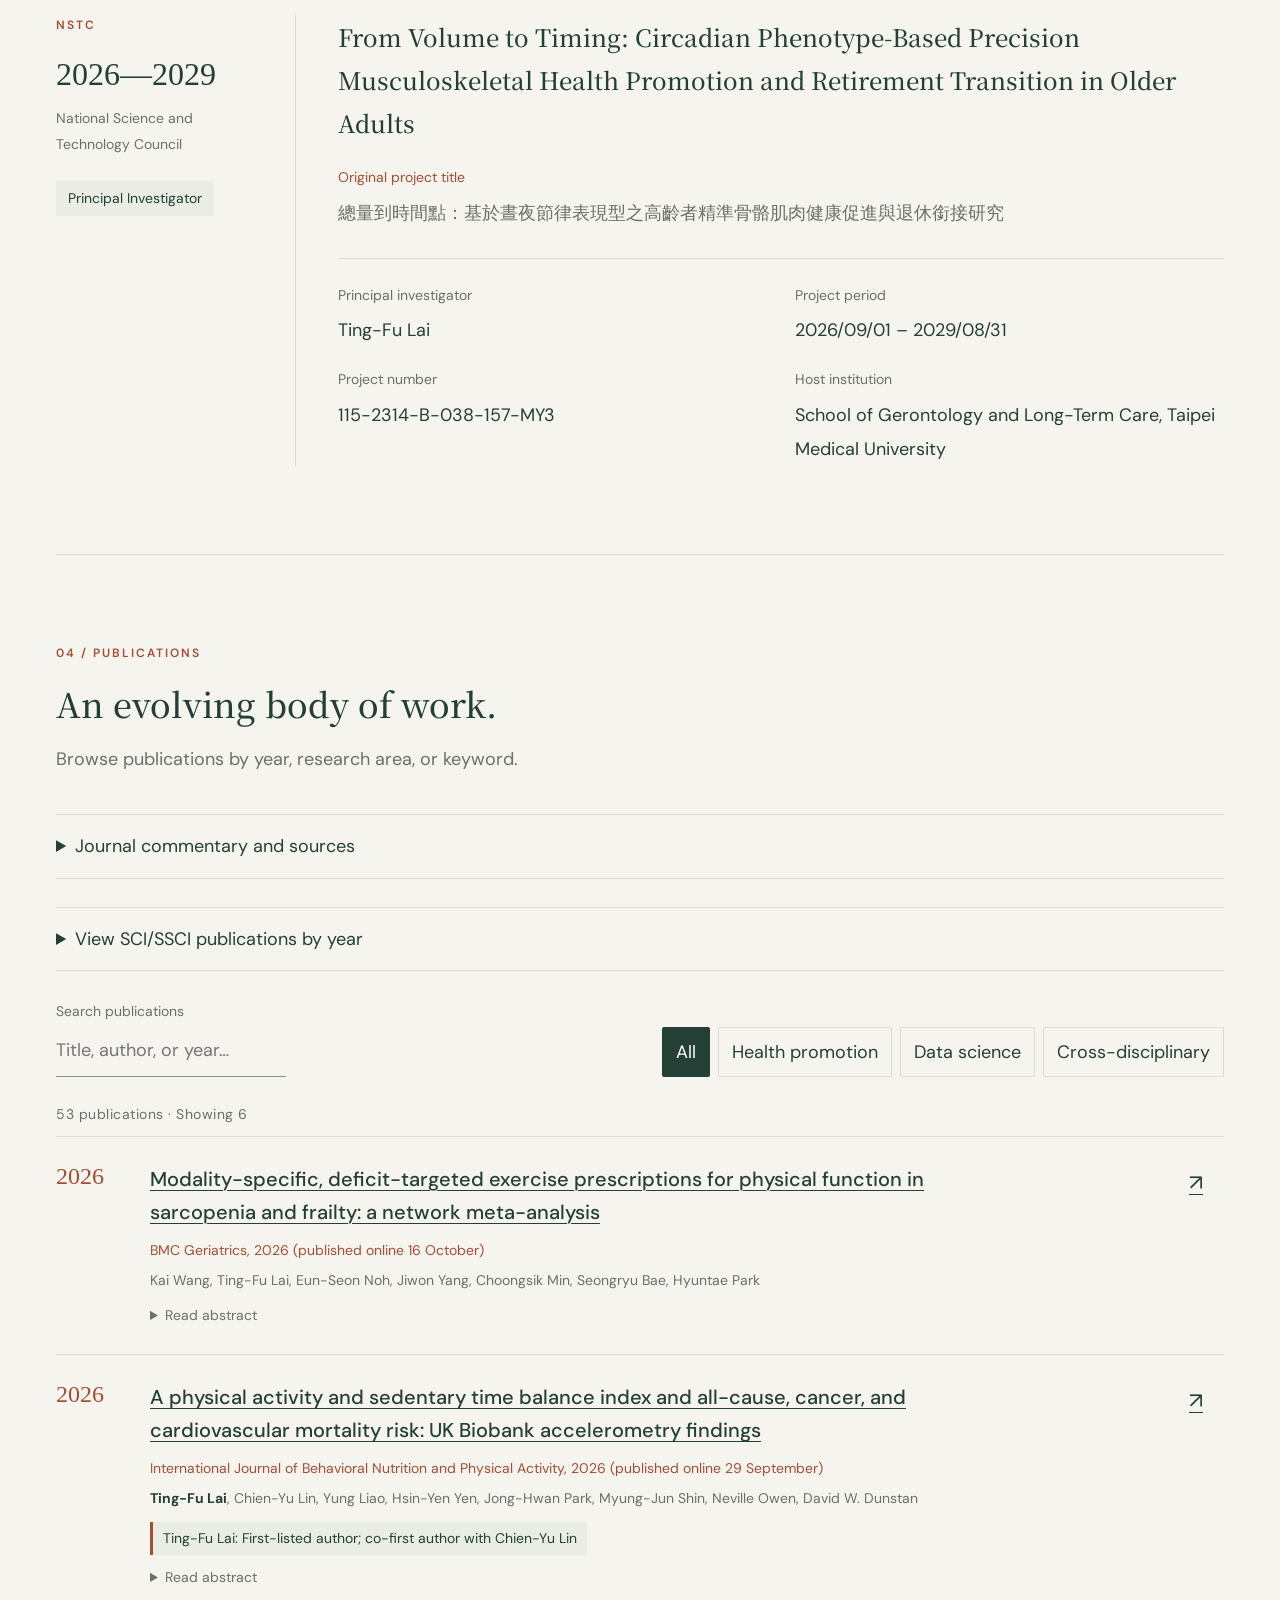
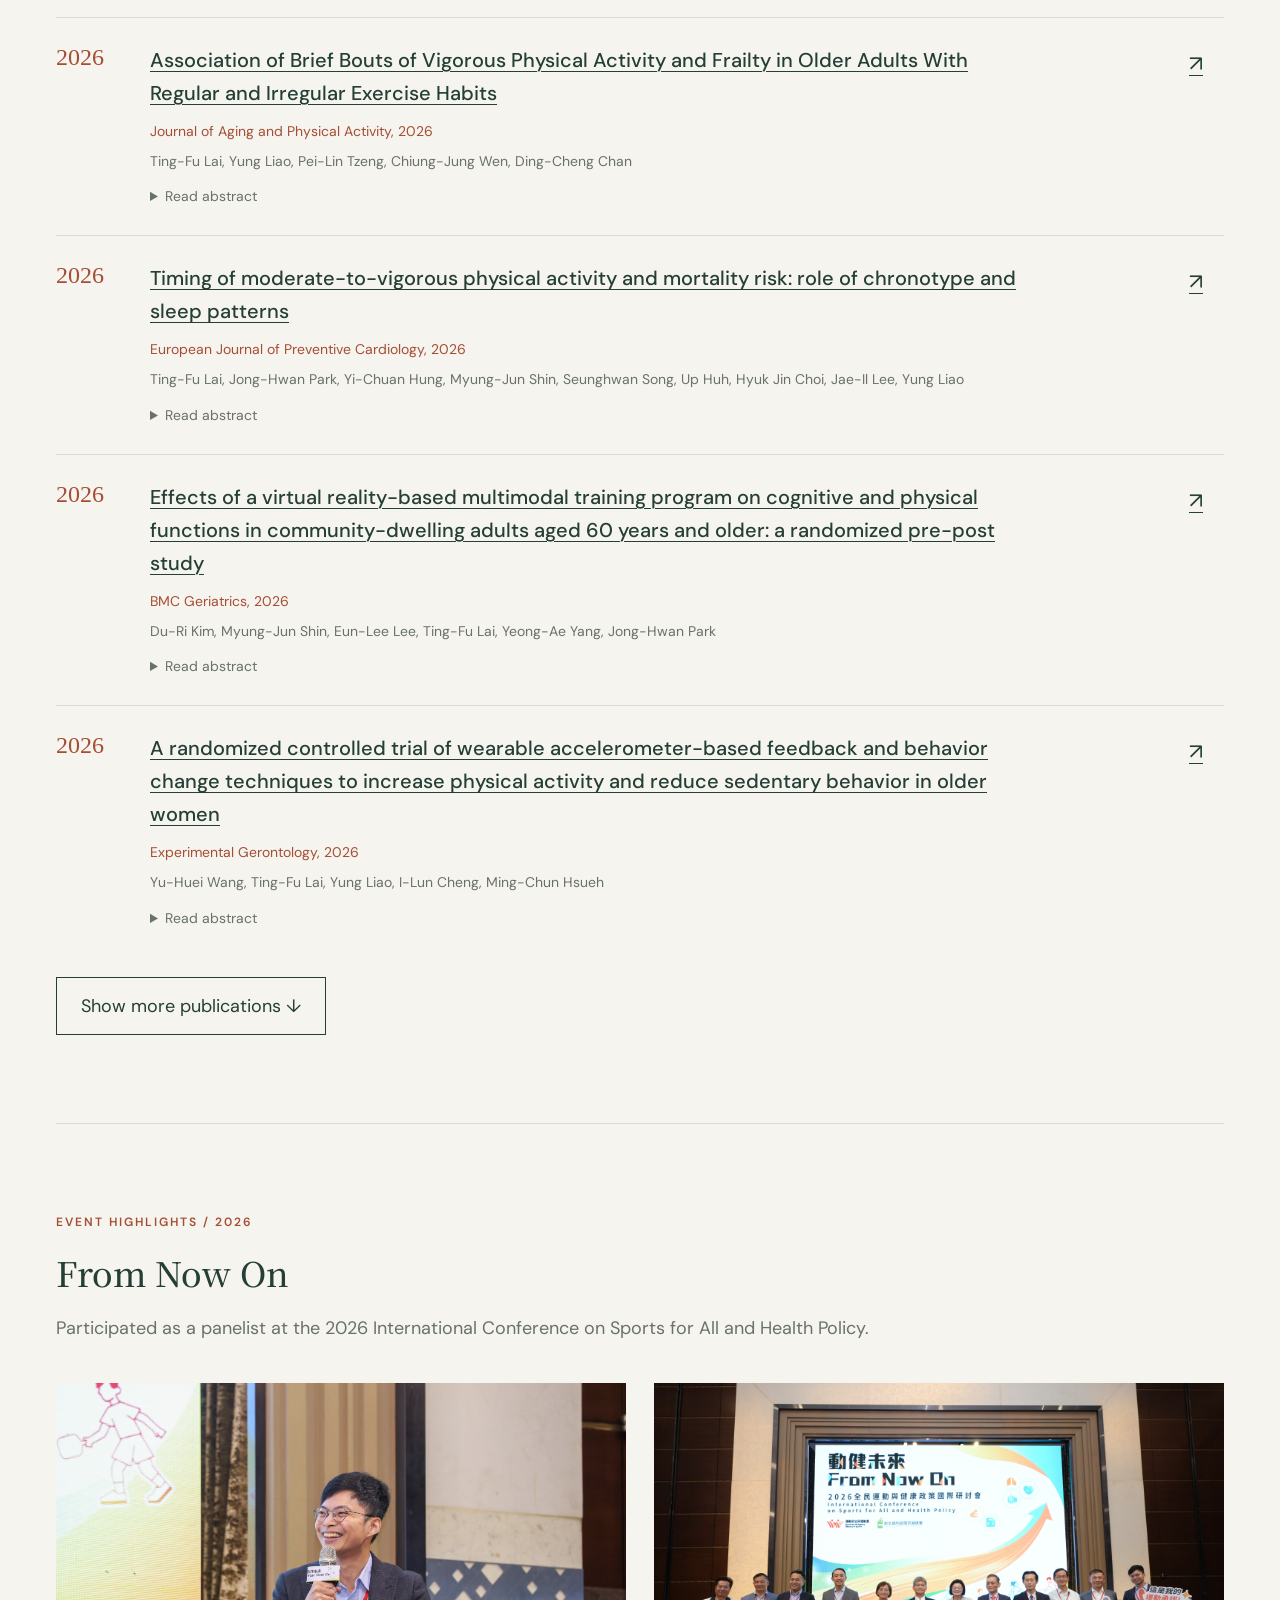
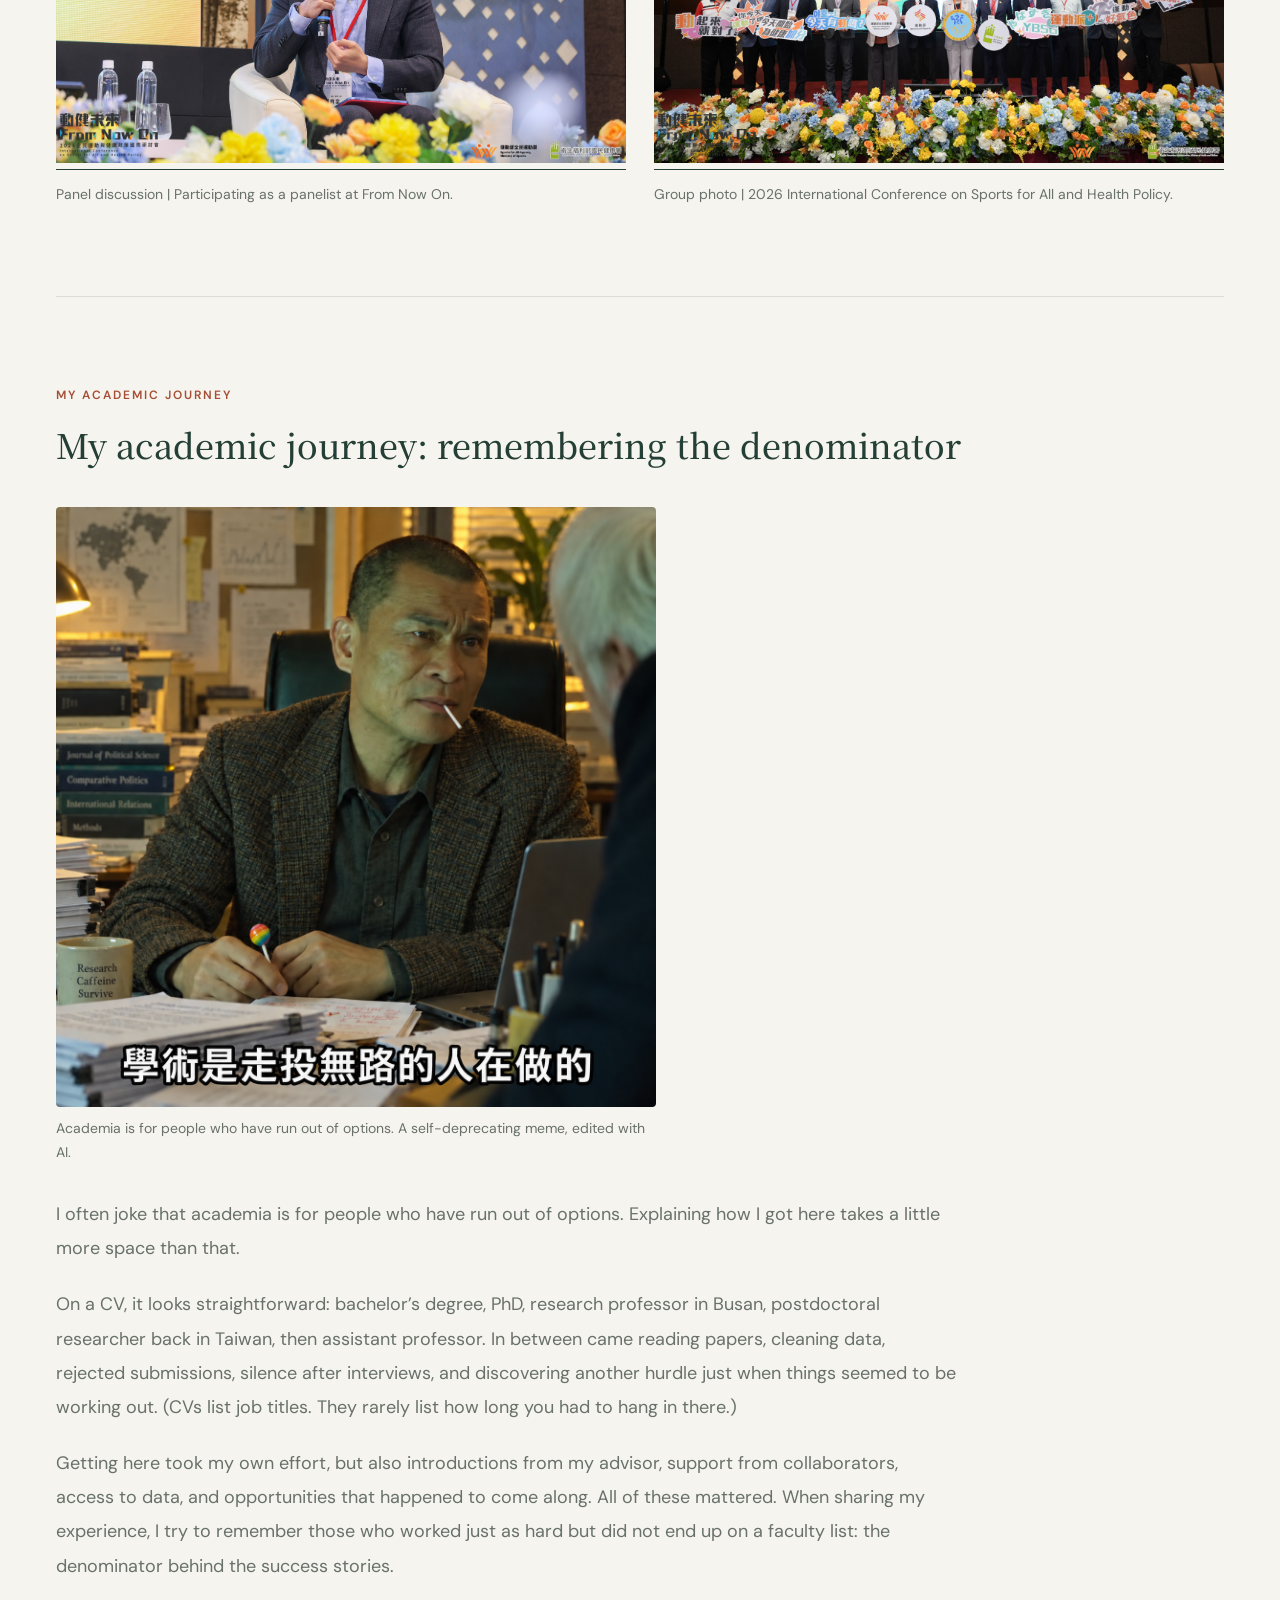
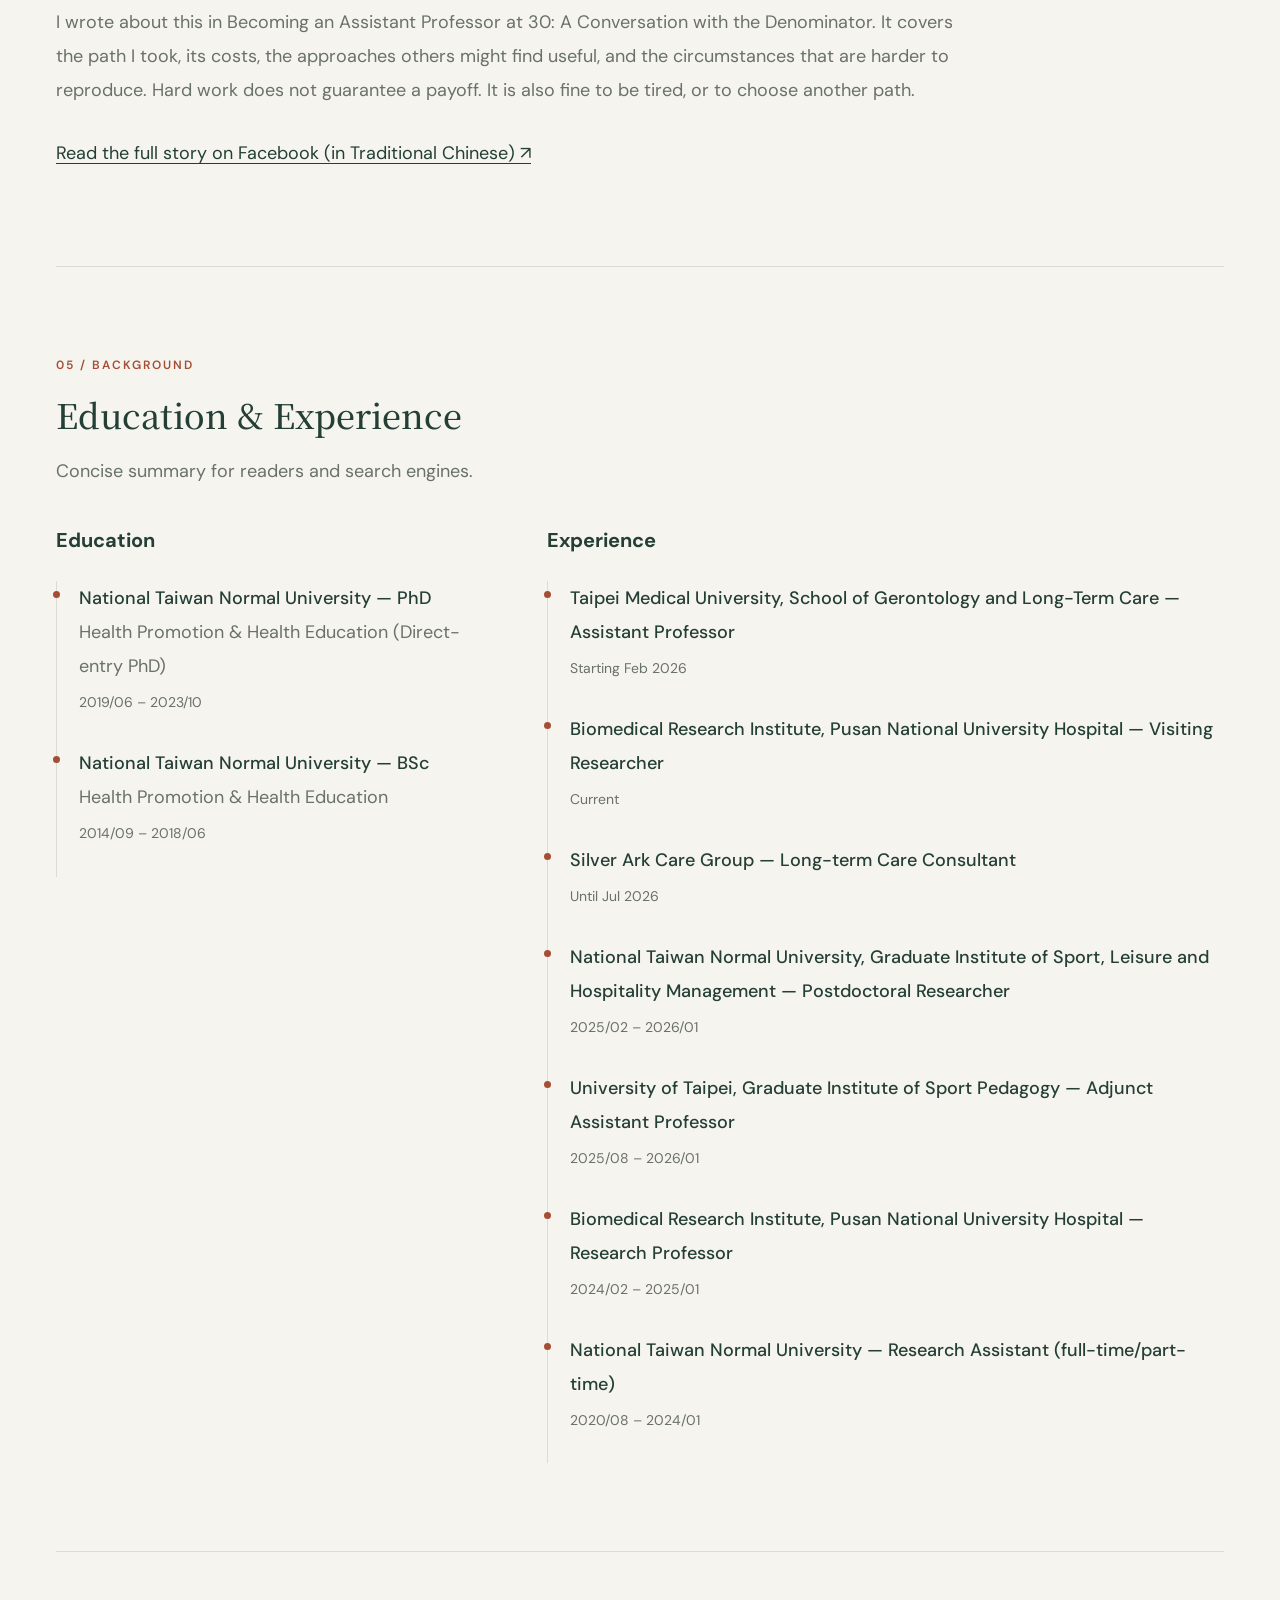
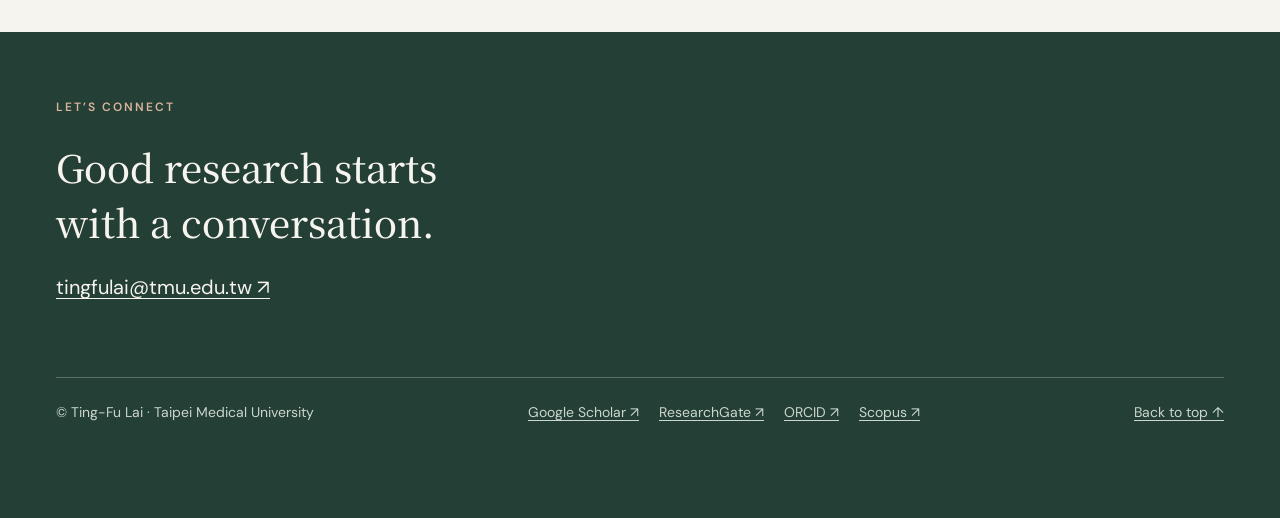
<file: en/index.html>
<!DOCTYPE html>
<html lang="en">
<head>
  <meta charset="UTF-8" />
  <meta name="viewport" content="width=device-width, initial-scale=1" />
  <meta name="format-detection" content="telephone=no,date=no" />

  <title>Dr. Ting-Fu Lai｜Assistant Professor at TMU｜Aging Health & Data Science</title>

  <meta
    name="description"
    content="Ting-Fu Lai, PhD. Assistant Professor at Taipei Medical University. Specializing in wearables, 24-hour movement behaviors, isotemporal substitution, and evidence-based interventions for healthy aging."
  />
  <meta name="robots" content="index,follow" />
  <link rel="canonical" href="https://ted971345.github.io/tingfulai.github.io/en/" />
  <link rel="alternate" hreflang="en" href="https://ted971345.github.io/tingfulai.github.io/en/" />
  <link rel="alternate" hreflang="zh-Hant" href="https://ted971345.github.io/tingfulai.github.io/" />
  <link rel="alternate" hreflang="x-default" href="https://ted971345.github.io/tingfulai.github.io/" />

  <meta property="og:type" content="website" />
  <meta property="og:site_name" content="Ting-Fu Lai｜Aging Health & Data Science" />
  <meta property="og:title" content="Dr. Ting-Fu Lai｜Assistant Professor at TMU｜Aging Health & Data Science" />
  <meta
    property="og:description"
    content="Ting-Fu Lai, PhD. Assistant Professor at Taipei Medical University. Specializing in wearables, 24-hour movement behaviors, isotemporal substitution, and evidence-based interventions for healthy aging."
  />
  <meta property="og:url" content="https://ted971345.github.io/tingfulai.github.io/en/" />
  <meta property="og:locale" content="en_US" />
  <meta property="og:image" content="https://ted971345.github.io/tingfulai.github.io/assets/profile-photo.jpg" />
  <meta property="og:image:alt" content="Academic website cover image of Dr. Ting-Fu Lai" />

  <meta name="twitter:card" content="summary_large_image" />
  <meta name="twitter:title" content="Dr. Ting-Fu Lai｜Assistant Professor at TMU｜Aging Health & Data Science" />
  <meta
    name="twitter:description"
    content="Ting-Fu Lai, PhD. Assistant Professor at Taipei Medical University. Specializing in wearables, 24-hour movement behaviors, isotemporal substitution, and evidence-based interventions for healthy aging."
  />
  <meta name="twitter:image" content="https://ted971345.github.io/tingfulai.github.io/assets/profile-photo.jpg" />
  <meta name="twitter:image:alt" content="Academic website cover image of Dr. Ting-Fu Lai" />

  <link rel="preconnect" href="https://fonts.googleapis.com" />
  <link rel="preconnect" href="https://fonts.gstatic.com" crossorigin />
  <link href="https://fonts.googleapis.com/css2?family=DM+Sans:wght@400;500;600;700&amp;family=Noto+Serif+TC:wght@400;500;600&amp;display=swap" rel="stylesheet">


<script type="application/ld+json">
{
  "@context": "https://schema.org",
  "@graph": [
    {
      "@type": "WebSite",
      "name": "Dr. Ting-Fu Lai｜Assistant Professor at TMU",
      "url": "https://ted971345.github.io/tingfulai.github.io/en/",
      "inLanguage": "en"
    },
    {
      "@type": "Person",
      "name": "Ting-Fu Lai",
      "alternateName": "賴鼎富",
      "jobTitle": "Assistant Professor",
      "url": "https://ted971345.github.io/tingfulai.github.io/en/",
      "image": "https://ted971345.github.io/tingfulai.github.io/assets/profile-photo.jpg",
      "worksFor": {
        "@type": "CollegeOrUniversity",
        "name": "Taipei Medical University"
      },
      "affiliation": [
        {
          "@type": "CollegeOrUniversity",
          "name": "Taipei Medical University"
        },
        {
          "@type": "Organization",
          "name": "Biomedical Research Institute, Pusan National University Hospital"
        }
      ],
      "alumniOf": [
        {
          "@type": "CollegeOrUniversity",
          "name": "National Taiwan Normal University",
          "department": "Department of Health Promotion and Health Education"
        }
      ],
      "email": "mailto:tingfulai@tmu.edu.tw",
      "sameAs": [
        "https://scholar.google.com/citations?user=TYqilcsAAAAJ&hl=en",
        "https://www.researchgate.net/profile/Lai-Ting-Fu",
        "https://orcid.org/0000-0002-4794-1583",
        "https://www.scopus.com/authid/detail.uri?authorId=57204196938"
      ],
      "knowsAbout": [
        "24-hour movement behaviors",
        "isotemporal substitution",
        "triaxial accelerometry",
        "long-term care",
        "sarcopenia",
        "frailty",
        "health promotion",
        "health economics"
      ]
    },
    {
      "@type": "BreadcrumbList",
      "itemListElement": [
        {
          "@type": "ListItem",
          "position": 1,
          "name": "About",
          "item": "https://ted971345.github.io/tingfulai.github.io/en/#about"
        },
        {
          "@type": "ListItem",
          "position": 2,
          "name": "Research Focus",
          "item": "https://ted971345.github.io/tingfulai.github.io/en/#focus"
        },
        {
          "@type": "ListItem",
          "position": 3,
          "name": "Methods",
          "item": "https://ted971345.github.io/tingfulai.github.io/en/#methodology"
        },
        {
          "@type": "ListItem",
          "position": 4,
          "name": "Publications",
          "item": "https://ted971345.github.io/tingfulai.github.io/en/#publications"
        },
        {
          "@type": "ListItem",
          "position": 5,
          "name": "Education & Experience",
          "item": "https://ted971345.github.io/tingfulai.github.io/en/#cv"
        }
      ]
    }
  ]
}
</script>


<link rel="stylesheet" href="../assets/site.css?v=20261023-brand-no-underline">
<link rel="icon" type="image/svg+xml" href="../assets/logo.svg">
</head>
<body>
<noscript>
<p class="wrap">Interactive publications require JavaScript. Browse the complete list on <a href="https://scholar.google.com/citations?user=TYqilcsAAAAJ">Google Scholar ↗</a>
</p></noscript>
<a class="skip-link" href="#main">Skip to content</a>
<header class="site-header">
<nav class="wrap" aria-label="Main navigation">
<a class="brand" href="#about"><img class="brand-mark" src="../assets/logo.svg" width="48" height="48" alt="" aria-hidden="true"><span>Ting-Fu Lai<small>RESEARCH & PRACTICE</small></span></a>
<div class="desktop-nav"><a href="#focus">Research</a><a href="#methodology">Methods</a><a href="#projects">Projects</a><a href="#publications">Publications</a><a href="#cv">Background</a>
</div><a class="language" href="../" lang="zh-Hant">中文 ↗</a>
<button class="menu-toggle" aria-expanded="false" aria-controls="mobile-menu">Menu <span aria-hidden="true">☰</span></button>
</nav>
<div id="mobile-menu" class="mobile-menu wrap" hidden><a href="#focus">Research</a><a href="#methodology">Methods</a><a href="#projects">Projects</a><a href="#publications">Publications</a><a href="#cv">Background</a>
</div>
</header>
<main id="main" class="wrap">
<section id="about" class="hero" aria-labelledby="about-heading">
<div class="hero-copy">
<p class="eyebrow"><span class="status-dot"></span> TAIPEI MEDICAL UNIVERSITY · ASSISTANT PROFESSOR
</p>
<h1 id="about-heading">Everyday movement.<br><span>Healthier aging.</span>
</h1>
<p class="hero-description">I’m Ting-Fu Lai, an assistant professor at Taipei Medical University studying healthy aging, physical activity, and data science. I often joke that academia is where you end up when you’ve run out of options. (I’m still here.)
</p>
<div class="hero-actions"><a class="button" href="#publications">Explore my research <span>↗</span></a><a class="text-link" href="mailto:tingfulai@tmu.edu.tw">Get in touch ↗</a>
</div>
<p class="hero-topics">HEALTHY AGING <span> / </span> MOVEMENT BEHAVIORS <span> / </span> DATA SCIENCE
</p>
</div>
<figure class="portrait">
<div class="portrait-frame"><img src="../assets/profile-photo.jpg" alt="Ting-Fu Lai, PhD" fetchpriority="high" width="480" height="600"><span class="portrait-index" aria-hidden="true">FIELD NOTES / 01</span>
</div>
<figcaption><span>Ting-Fu Lai, PhD</span><span>Healthy aging × Data science</span>
</figcaption>
</figure>
</section>
<div class="bio-details prose">
<p>I started as a research assistant in my third year of university, went on to a PhD, worked in Busan, South Korea, and returned to Taiwan. My initial motivation was simple. I scored 0 on the Taiwan Privilege Test (<a class="inline-link" href="https://www.zhtoolbox.com/tools/taiwan-privilege-test" target="_blank" rel="noopener noreferrer">take the test here <span aria-hidden="true">↗</span></a>; no privilege for me. Very sad.): a job, an income, and a willingness to learn whatever I didn’t know. Somewhere between cleaning data, running analyses, and writing papers, I began to think research might actually suit me. So here I am.</p>
<p>I study how older adults move, sit, and sleep throughout the day, and how these behaviors relate to muscle strength, cognition, and healthy aging. Wearable devices and statistical analysis help me ask more specific questions about the familiar advice to move more. (Eventually, even the time of day became a research question.)</p>
<p>Many mentors, colleagues, and collaborating teams have helped me along the way. For every paper on which I am first or co-first author, I have personally written the manuscript from start to finish, handled every round of revision, and written the point-by-point responses to reviewers through to the end. (I typed the thanks for the reviewers’ valuable comments. I also typed the several pages that followed. Incidentally, my myopia is now beyond −5.00 diopters. I sometimes miss details in papers, too, never mind the scenery in the distance.) So if you want to dig into those papers, I’m confident discussing how the study was done, how to interpret the results, and why the final version looks the way it does. Questions about the other papers are welcome too; I’ll do my best to answer and bring in coauthors when needed.</p>
<a class="text-link" href="#academic-journey">My academic journey: remembering the denominator ↘</a>
</div>
<div class="research-strip">
<p>Understanding life through data.<br>Informing care through research.
</p><span>24h<small>Movement behaviors</small></span><span>01—03<small>Connected research areas</small></span><a href="#focus" aria-label="Explore research areas">↓</a>
</div>
<section id="focus" class="section">
<div class="section-heading">
<p class="eyebrow">01 / RESEARCH FOCUS
</p>
<h2>Where data meets care.
</h2>
<p>Three connected areas, from everyday activity to methods and international collaboration.
</p>
</div>
<div class="focus-grid">
<article class="focus-item"><span class="item-number">01</span>
<h3>Physical activity and health promotion in older adults
</h3>
<p>Objective assessment of 24-hour movement behaviors and links to frailty, sarcopenia, cognition, and mental health.
</p>
</article>
<article class="focus-item"><span class="item-number">02</span>
<h3>Data science & technology
</h3>
<p>Isotemporal substitution, compositional data analysis, and machine-learning models for risk prediction, cost-effectiveness, and intervention design.
</p>
</article>
<article class="focus-item"><span class="item-number">03</span>
<h3>Cross-disciplinary & international collaboration
</h3>
<p>Clinical medicine × public health × environmental health, with comparative projects in Korea and Japan.
</p>
</article>
</div>
</section>
<section id="methodology" class="section methods">
<div class="section-heading">
<p class="eyebrow">02 / THE APPROACH
</p>
<h2>From a question to practical change.
</h2>
</div>
<div class="methods-layout">
<div role="tablist" aria-label="Research methods" aria-orientation="vertical"><button id="step1" role="tab" aria-controls="competency-details" aria-selected="true" tabindex="0"><span>01</span>Define the question<span aria-hidden="true">↗</span></button><button id="step2" role="tab" aria-controls="competency-details" aria-selected="false" tabindex="-1"><span>02</span>Collect objective data<span aria-hidden="true">↗</span></button><button id="step3" role="tab" aria-controls="competency-details" aria-selected="false" tabindex="-1"><span>03</span>Quantitative analysis<span aria-hidden="true">↗</span></button><button id="step4" role="tab" aria-controls="competency-details" aria-selected="false" tabindex="-1"><span>04</span>Translate to action<span aria-hidden="true">↗</span></button>
</div>
<div id="competency-details" role="tabpanel" tabindex="0" aria-labelledby="step1">
</div>
</div>
</section>
<section id="projects" class="section" aria-labelledby="projects-heading">
<div class="section-heading">
<p class="eyebrow">03 / FUNDED RESEARCH</p>
<h2 id="projects-heading">Funded research</h2>
<p>Leading an NSTC research project on healthy aging and the transition to retirement.</p>
</div>
<article class="funded-project" aria-labelledby="project-title">
<div class="project-aside"><p class="eyebrow">NSTC</p><p class="project-years">2026—2029</p><p>National Science and Technology Council</p><span class="project-role">Principal Investigator</span></div>
<div class="project-content">
<h3 id="project-title">From Volume to Timing: Circadian Phenotype-Based Precision Musculoskeletal Health Promotion and Retirement Transition in Older Adults</h3>
<p class="project-original" lang="zh-Hant"><span>Original project title</span>總量到時間點：基於晝夜節律表現型之高齡者精準骨骼肌肉健康促進與退休銜接研究</p>
<dl class="project-meta">
<div><dt>Principal investigator</dt><dd>Ting-Fu Lai</dd></div>
<div><dt>Project period</dt><dd><time datetime="2026-09-01">2026/09/01</time> – <time datetime="2029-08-31">2029/08/31</time></dd></div>
<div><dt>Project number</dt><dd>115-2314-B-038-157-MY3</dd></div>
<div><dt>Host institution</dt><dd>School of Gerontology and Long-Term Care, Taipei Medical University</dd></div>
</dl>
</div>
</article>
</section>
<section id="publications" class="section">
<div class="section-heading">
<p class="eyebrow">04 / PUBLICATIONS
</p>
<h2>An evolving body of work.
</h2>
<p>Browse publications by year, research area, or keyword.
</p>
</div>
<details class="output-chart">
<summary>Journal commentary and sources</summary>
<p>The soft-touch journal labels and jokes are my personal commentary. Additional substantive review refers to institutional assessment categories; delisting notes refer to the stated historical events.</p>
<p><a href="https://rd.mc.ntu.edu.tw/bomrd/ntu2/news_txt.asp?pno=6043" target="_blank" rel="noopener noreferrer">NTU College of Medicine list</a> · <a href="https://www.mdpi.com/journal/ijerph/announcements/5536" target="_blank" rel="noopener noreferrer">IJERPH publisher announcement</a> · <a href="https://retractionwatch.com/2023/03/21/nearly-20-hindawi-journals-delisted-from-leading-index-amid-concerns-of-papermill-activity/" target="_blank" rel="noopener noreferrer">2023 delisting report</a> · <a href="https://onlinelibrary.wiley.com/journal/2738" target="_blank" rel="noopener noreferrer">BioMed Research International today</a></p>
</details>
<details class="output-chart">
<summary>View SCI/SSCI publications by year
</summary>
<div id="publication-chart">
</div>
</details>
<div class="publication-tools"><label for="publication-search">Search publications<input id="publication-search" type="search" placeholder="Title, author, or year…"></label>
<div class="filters" role="group" aria-label="Research area"><button data-filter="all" aria-pressed="true">All</button><button data-filter="health-promo" aria-pressed="false">Health promotion</button><button data-filter="data-science" aria-pressed="false">Data science</button><button data-filter="interdisciplinary" aria-pressed="false">Cross-disciplinary</button>
</div>
</div>
<p id="result-count" class="result-count" role="status">
</p>
<div id="publications-grid">
<p>Loading publications…
</p>
</div><button id="show-more" class="button secondary" hidden>Show more publications ↓</button>
</section>
<section class="section event-highlights" id="events" aria-labelledby="events-heading">
<div class="section-heading">
<p class="eyebrow">EVENT HIGHLIGHTS / 2026</p>
<h2 id="events-heading">From Now On</h2>
<p>Participated as a panelist at the 2026 International Conference on Sports for All and Health Policy.</p>
</div>
<div class="event-gallery">
<figure>
<a href="../assets/events/from-now-on-panelist.jpg" target="_blank" rel="noopener noreferrer" aria-label="Open full panel discussion photo">
<img src="../assets/events/from-now-on-panelist.jpg" alt="Ting-Fu Lai holding a microphone as a panelist at From Now On" width="5997" height="3998" loading="lazy" decoding="async">
</a>
<figcaption>Panel discussion | Participating as a panelist at From Now On.</figcaption>
</figure>
<figure>
<a href="../assets/events/from-now-on-group.jpg" target="_blank" rel="noopener noreferrer" aria-label="Open full conference group photo">
<img src="../assets/events/from-now-on-group.jpg" alt="Group photo at the 2026 International Conference on Sports for All and Health Policy" width="6144" height="4096" loading="lazy" decoding="async">
</a>
<figcaption>Group photo | 2026 International Conference on Sports for All and Health Policy.</figcaption>
</figure>
</div>
</section>
<section class="section academic-journey" id="academic-journey" aria-labelledby="journey-heading">
<div class="section-heading">
<p class="eyebrow">MY ACADEMIC JOURNEY</p>
<h2 id="journey-heading">My academic journey: remembering the denominator</h2>
</div>
<figure class="academic-meme">
<img src="../assets/academic-worker-lollipop.png" alt="An academic at a desk piled with papers. Chinese subtitle: Academia is for people who have run out of options." width="1254" height="1254" loading="lazy" decoding="async">
<figcaption>Academia is for people who have run out of options. A self-deprecating meme, edited with AI.</figcaption>
</figure>
<div class="prose">
<p>I often joke that academia is for people who have run out of options. Explaining how I got here takes a little more space than that.</p>
<p>On a CV, it looks straightforward: bachelor’s degree, PhD, research professor in Busan, postdoctoral researcher back in Taiwan, then assistant professor. In between came reading papers, cleaning data, rejected submissions, silence after interviews, and discovering another hurdle just when things seemed to be working out. (CVs list job titles. They rarely list how long you had to hang in there.)</p>
<p>Getting here took my own effort, but also introductions from my advisor, support from collaborators, access to data, and opportunities that happened to come along. All of these mattered. When sharing my experience, I try to remember those who worked just as hard but did not end up on a faculty list: the denominator behind the success stories.</p>
<p>I wrote about this in Becoming an Assistant Professor at 30: A Conversation with the Denominator. It covers the path I took, its costs, the approaches others might find useful, and the circumstances that are harder to reproduce. Hard work does not guarantee a payoff. It is also fine to be tired, or to choose another path.</p>
<a class="text-link" href="https://www.facebook.com/share/p/1F3p8Nj53u/" target="_blank" rel="noopener noreferrer">Read the full story on Facebook (in Traditional Chinese) ↗</a>
</div>
</section>
<section class="section resume" id="cv" aria-labelledby="cv-heading">

<div class="section-heading">

<p class="eyebrow">05 / BACKGROUND
</p>
<h2 id="cv-heading">Education & Experience
</h2>

<p>Concise summary for readers and search engines.
</p>

</div>


<div>

<div>

<h3>Education
</h3>

<ul>

<li>

<p>National Taiwan Normal University — PhD
</p>

<p>Health Promotion & Health Education (Direct-entry PhD)
</p>

<p>2019/06 – 2023/10
</p>

</li>

<li>

<p>National Taiwan Normal University — BSc
</p>

<p>Health Promotion & Health Education
</p>

<p>2014/09 – 2018/06
</p>

</li>

</ul>

</div>


<div>

<h3>Experience
</h3>

<ul>

<li>

<p>Taipei Medical University, School of Gerontology and Long-Term Care — Assistant Professor
</p>

<p>Starting Feb 2026
</p>

</li>

<li>

<p>Biomedical Research Institute, Pusan National University Hospital — Visiting Researcher
</p>

<p>Current
</p>

</li>

<li>

<p>Silver Ark Care Group — Long-term Care Consultant
</p>

<p>Until Jul 2026
</p>

</li>

<li>

<p>National Taiwan Normal University, Graduate Institute of Sport, Leisure and Hospitality Management — Postdoctoral Researcher
</p>

<p>2025/02 – 2026/01
</p>

</li>

<li>

<p>University of Taipei, Graduate Institute of Sport Pedagogy — Adjunct Assistant Professor
</p>

<p>2025/08 – 2026/01
</p>

</li>

<li>

<p>Biomedical Research Institute, Pusan National University Hospital — Research Professor
</p>

<p>2024/02 – 2025/01
</p>

</li>

<li>

<p>National Taiwan Normal University — Research Assistant (full-time/part-time)
</p>

<p>2020/08 – 2024/01
</p>

</li>

</ul>

</div>

</div>

</section>
</main>
<footer id="contact">
<div class="wrap">
<p class="eyebrow">LET’S CONNECT
</p>
<h2>Good research starts<br>with a conversation.
</h2><a class="contact-email" href="mailto:tingfulai@tmu.edu.tw">tingfulai@tmu.edu.tw ↗</a>
<div class="footer-bottom"><span>© Ting-Fu Lai · Taipei Medical University</span>
<div><a href="https://scholar.google.com/citations?user=TYqilcsAAAAJ&hl=en" target="_blank" rel="noopener noreferrer">Google Scholar ↗</a><a href="https://www.researchgate.net/profile/Lai-Ting-Fu" target="_blank" rel="noopener noreferrer">ResearchGate ↗</a><a href="https://orcid.org/0000-0002-4794-1583" target="_blank" rel="noopener noreferrer">ORCID ↗</a><a href="https://www.scopus.com/authid/detail.uri?authorId=57204196938" target="_blank" rel="noopener noreferrer">Scopus ↗</a>
</div><a href="#about">Back to top ↑</a>
</div>
</div>
</footer>
<script>const competencyData = {
      step1: {
        title: 'Define the question',
        content: 'Start from the problem on the ground: in resource-limited settings, what changes deliver the largest health gains and how do we value them?',
        icon: '🎯'
      },
      step2: {
        title: 'Collect objective data',
        content: 'Use triaxial accelerometers to quantify 24-hour movement behaviors; integrate clinical records and secondary datasets to model health, behavior, and cost.',
        icon: '🔬'
      },
      step3: {
        title: 'Quantitative analysis',
        content: 'Apply isotemporal substitution, compositional data analysis, and machine learning to estimate effects of replacing sedentary time with lower-cost activity.',
        icon: '📈'
      },
      step4: {
        title: 'Translate to action',
        content: 'Turn evidence into feasible programs. Example: replace 30 minutes of sedentary time with neighborhood walking to reduce frailty risk with favorable cost-effectiveness.',
        icon: '💡'
      }
    };
</script>
<script src="../assets/site.js?v=20261110-bmc-note" defer>
</script>
<aside class="reading-controls" aria-label="Reading settings" hidden>
<label for="reading-size">Text size</label>
<select id="reading-size">
<option value="standard">Standard</option>
<option value="large">Large</option>
<option value="extra-large">Extra large</option>
</select>
</aside>
</body>
</html>
</file>
<file: assets/site.css>
:root{--paper:#f6f4ee;--ink:#243f36;--muted:#68716a;--line:#d9ddd3;--accent:#a54e35;--soft:#e9ede3;--serif:'Noto Serif TC',Georgia,serif}
*{box-sizing:border-box}
html{scroll-behavior:smooth;scroll-padding-top:100px}
body{margin:0;background:var(--paper);color:var(--ink);font-family:'DM Sans',system-ui,-apple-system,sans-serif;font-size:16px;line-height:1.8}
a{color:inherit}
a[href],a[href] span,a[href] small{text-decoration:underline;text-decoration-thickness:1px;text-underline-offset:.2em;text-decoration-skip-ink:auto}
button,input{font:inherit}
button,a,input,summary{-webkit-tap-highlight-color:transparent}
button,summary{cursor:pointer}
button{color:inherit}
img{display:block;max-width:100%}
h1,h2,h3,h4,p,figure{margin:0}
h1,h2{font-family:var(--serif);font-weight:500;line-height:1.45}
h3,h4{line-height:1.6}
p{color:var(--muted)}
[hidden]{display:none!important}
:focus-visible{outline:3px solid var(--accent);outline-offset:5px}
.wrap{width:min(1200px,calc(100% - 112px));margin-inline:auto}
.skip-link{position:fixed;top:-80px;left:20px;background:var(--ink);color:white;padding:10px 20px;z-index:100}
.skip-link:focus{top:10px}
.site-header{position:sticky;top:0;background:rgba(246,244,238,.96);backdrop-filter:blur(14px);z-index:20;border-bottom:1px solid var(--line)}
.site-header nav{display:flex;align-items:center;gap:30px;height:90px}
.brand{display:flex;align-items:center;gap:15px;font-size:18px;font-weight:600;line-height:1.4}
.brand[href],.brand[href] span,.brand[href] small{text-decoration:none}
.brand-mark{width:48px;height:48px;flex-shrink:0}
.brand small{display:block;font-size:9px;letter-spacing:1.9px;margin-top:5px;font-weight:500}
.desktop-nav{display:flex;gap:28px;margin-left:auto;font-size:13px}
.desktop-nav a{padding:8px 0}
.desktop-nav a:hover,.desktop-nav a[aria-current]{color:var(--accent)}
.language{font-size:12px;border-left:1px solid var(--line);padding-left:22px;white-space:nowrap}
.menu-toggle{display:none;background:none;border:0}
.hero{display:grid;grid-template-columns:1.4fr 1fr;gap:80px;align-items:center;padding:80px 0 68px}
.eyebrow{font-size:10px;font-weight:600;letter-spacing:2px;color:var(--accent);line-height:1.8}
.status-dot{display:inline-block;width:6px;height:6px;background:var(--accent);border-radius:50%;margin-right:7px}
.hero h1{font-size:clamp(38px,4.4vw,62px);letter-spacing:-2px;margin:26px 0;line-height:1.45}
.hero h1 span{color:var(--accent)}
.hero-description{max-width:490px;font-size:15px;line-height:2.1}
.prose{max-width:900px;overflow-wrap:anywhere}
.prose p{font-size:var(--reading-text);line-height:1.9;margin-bottom:22px}
.prose .text-link{display:inline-block}
.bio-details{padding-bottom:48px}
.academic-meme{width:min(100%,600px);margin:0 0 32px}
.academic-meme img{width:100%;height:auto;border-radius:4px}
.academic-meme figcaption{font-size:var(--reading-small);color:var(--muted);line-height:1.7;margin-top:10px}
.hero-actions{display:flex;align-items:center;gap:28px;margin-top:32px}
.button{display:inline-flex;align-items:center;justify-content:center;gap:32px;background:var(--ink);color:#fff;padding:12px 24px;border:1px solid var(--ink);font-size:13px;transition:background .2s}
.button:hover{background:#3e594b}
.text-link{font-size:13px;padding-block:8px}
.text-link:hover{color:var(--accent)}
.inline-link{color:var(--accent);text-decoration:underline;text-decoration-thickness:1px;text-underline-offset:.2em}
.inline-link:hover{text-decoration-thickness:2px}
.inline-link:focus-visible{outline:2px solid currentColor;outline-offset:3px}
.hero-topics{font-size:8px;letter-spacing:1.15px;margin-top:48px}
.hero-topics span{margin:0 9px;color:var(--accent)}
.portrait{position:relative;padding:14px 14px 0 0}
.portrait:before{content:'';position:absolute;inset:0 0 52px 22px;border:1px solid #b6bfae;pointer-events:none}
.portrait-frame{position:relative;background:#e3e6dd;overflow:hidden;aspect-ratio:4/4.6}
.portrait img{width:100%;height:100%;object-fit:cover;object-position:center 28%;filter:saturate(.65)}
.portrait-index{position:absolute;bottom:18px;left:18px;padding:4px 9px;background:var(--paper);font-size:8px;letter-spacing:1.5px}
.portrait figcaption{display:flex;justify-content:space-between;gap:12px;font-size:10px;padding-top:17px}
.portrait figcaption span:last-child{color:var(--muted)}
.research-strip{display:flex;align-items:center;gap:72px;border-block:1px solid var(--line);padding:26px 0}
.research-strip>p{font-size:13px;line-height:1.8;margin-right:auto}
.research-strip>span{font-family:Georgia,serif;font-size:35px;line-height:1.2}
.research-strip small{display:block;font:10px/2.4 'DM Sans',sans-serif;color:var(--muted)}
.research-strip>a{font-size:26px}
.section{padding:88px 0;border-bottom:1px solid var(--line)}
.section-heading{margin-bottom:38px}
.section-heading h2,.resume h2{font-size:34px;margin:14px 0}
.section-heading>p:last-child{font-size:14px}
.focus-grid{display:grid;grid-template-columns:repeat(3,1fr);gap:35px}
.focus-item{border-top:1px solid var(--ink);padding-top:22px}
.item-number{font-family:Georgia,serif;font-style:italic;font-size:28px;color:var(--accent)}
.focus-item h3{font-size:19px;margin:25px 0 16px}
.focus-item p{font-size:14px;line-height:2}
.methods-layout{display:grid;grid-template-columns:1fr 1.3fr;gap:50px}
.methods [role=tab]{display:flex;align-items:center;gap:20px;width:100%;text-align:left;border:0;border-bottom:1px solid var(--line);background:transparent;padding:20px 12px;font-size:15px}
.methods [role=tab]>span:first-child{font:italic 18px Georgia,serif;color:var(--accent)}
.methods [role=tab]>span:last-child{margin-left:auto}
.methods [role=tab][aria-selected=true]{background:var(--ink);color:white}
.methods [role=tab][aria-selected=true]>span{color:#e2b7a0}
#competency-details{background:var(--soft);padding:40px;min-height:320px;display:flex;flex-direction:column;justify-content:center}
#competency-details .method-number{font:italic 48px Georgia,serif;color:var(--accent);margin-bottom:20px}
#competency-details h3{font-size:23px;margin-bottom:18px}
#competency-details p{font-size:14px;line-height:2}
.output-chart{padding:15px 0;border-block:1px solid var(--line);margin-bottom:28px}
.output-chart summary{font-size:13px}
.chart-bars{display:flex;gap:14px;align-items:flex-end;padding-top:25px;overflow-x:auto}
.chart-bar{flex:1;min-width:36px;text-align:center;font-size:11px}
.chart-bar i{display:block;width:100%;background:var(--ink);height:var(--height);max-height:100px;min-height:3px;margin:6px 0}
.publication-tools{display:flex;align-items:flex-end;justify-content:space-between;gap:24px}
.publication-tools label{font-size:11px;color:var(--muted);min-width:230px}
.publication-tools input{display:block;background:transparent;border:0;border-bottom:1px solid #869287;padding:10px 0;width:100%;border-radius:0;color:var(--ink);font-size:14px}
.filters{display:flex;flex-wrap:wrap;gap:8px}
.filters button{font-size:12px;background:transparent;border:1px solid var(--line);padding:8px 13px;border-radius:2px;min-height:40px}
.filters button[aria-pressed=true]{background:var(--ink);color:white;border-color:var(--ink)}
.filters button:hover{border-color:var(--ink)}
.result-count{font-size:11px;letter-spacing:.5px;margin:25px 0 8px}
.publication{display:grid;grid-template-columns:72px 1fr 35px;gap:22px;border-top:1px solid var(--line);padding:26px 0}
.publication-year{font:24px Georgia,serif;color:var(--accent)}
.publication h3{font-size:17px;line-height:1.65;font-weight:500;max-width:870px}
.publication h3 a:hover{color:var(--accent);text-decoration:underline}
.publication .journal{font-size:12px;margin-top:9px;color:var(--accent)}
.publication .authors{font-size:12px;margin-top:5px}
.publication .authors strong{color:var(--ink);font-weight:700}
.publication .authorship{display:inline-block;margin-top:10px;padding:5px 10px;background:var(--soft);color:var(--ink);border-left:3px solid var(--accent);font-size:var(--reading-small);line-height:1.7}
.publication details{margin-top:10px;font-size:12px;color:var(--muted)}
.publication details p{margin-top:10px;max-width:850px}
.publication-arrow{font-size:22px;align-self:start}
.secondary{background:transparent;color:var(--ink);margin-top:20px}
.secondary:hover{background:var(--soft)}
.event-gallery{display:grid;grid-template-columns:repeat(2,minmax(0,1fr));gap:28px}
.event-gallery a{display:block;border-bottom:1px solid currentColor;padding-bottom:6px}
.event-gallery img{width:100%;height:auto}
.event-gallery figcaption{margin-top:12px;font-size:var(--reading-small,14px);color:var(--muted)}
@media(max-width:760px){.event-gallery{grid-template-columns:1fr}}
.news-grid{display:grid;grid-template-columns:repeat(3,1fr);gap:30px}
.news-card{border-top:1px solid var(--ink);padding-top:18px}
.news-meta{display:flex;justify-content:space-between;font-size:10px;color:var(--accent);margin-bottom:18px}
.news-card h3{font-size:18px;margin-bottom:16px}
.news-card h3 a:hover{color:var(--accent)}
.news-card p{font-size:12px}
.resume>div:first-child{margin-bottom:36px}
.resume>div:nth-child(2){display:grid;grid-template-columns:.85fr 1.4fr;gap:80px}
.resume h3{font-size:18px;margin-bottom:25px}
.resume ul{list-style:none;margin:0;padding:0 0 0 22px;border-left:1px solid var(--line)}
.resume li{position:relative;padding:0 0 30px}
.resume li:before{position:absolute;content:'';width:7px;height:7px;left:-26px;top:10px;border-radius:50%;background:var(--accent)}
.resume li p{font-size:13px}
.resume li p:first-child{font-weight:500;color:var(--ink);font-size:15px}
.resume li p:last-child{font-size:11px;margin-top:6px}
/* Keep browser-generated links in resume dates looking and behaving like plain text. */
.resume li p:last-child a,.resume li p:last-child a *{color:inherit!important;font:inherit!important;text-decoration:none!important;pointer-events:none;cursor:text}
footer{background:var(--ink);color:var(--paper);margin-top:80px;padding:65px 0 28px}
footer .eyebrow{color:#d9b49b}
footer h2{font-size:38px;margin:20px 0}
.contact-email{display:inline-block;padding-bottom:7px;font-size:20px}
.footer-bottom{display:flex;justify-content:space-between;flex-wrap:wrap;gap:20px;margin-top:65px;border-top:1px solid #587063;padding-top:22px;font-size:10px;color:#cbd6ce}
.footer-bottom>div{display:flex;flex-wrap:wrap;gap:20px}
.footer-bottom a:hover{color:white;text-decoration:underline}
.mobile-menu{padding-bottom:20px}
.mobile-menu a{display:block;padding:10px 0}
.error-message{padding:20px;border:1px solid var(--line)}

@media(min-width:1500px){.hero{padding-top:105px;padding-bottom:90px}
.hero h1{font-size:64px}
}

@media(max-width:1100px){.wrap{width:calc(100% - 64px)}
.hero{gap:38px}
.desktop-nav{gap:18px}
.publication-tools{align-items:stretch;flex-direction:column}
.publication-tools label{max-width:420px}
.hero-topics{letter-spacing:.5px}
.hero-topics span{margin:0 3px}
}

@media(max-width:760px){html{scroll-padding-top:90px}
.wrap{width:calc(100% - 40px)}
.site-header nav{height:76px;gap:16px}
.brand{font-size:15px;gap:8px}
.brand-mark{width:40px;height:40px}
.brand small{font-size:7px;letter-spacing:1px}
.desktop-nav{display:none}
.language{margin-left:auto;padding-left:12px}
.menu-toggle{display:block;font-size:12px}
.hero{grid-template-columns:1fr;gap:40px;padding:46px 0 40px}
.hero h1{font-size:42px;letter-spacing:-1.5px;margin:22px 0}
.hero-description{font-size:14px}
.hero-actions{gap:22px}
.hero-topics{margin-top:28px;font-size:7px}
.portrait{max-width:420px;width:100%;justify-self:center}
.portrait-frame{aspect-ratio:1/1.06}
.research-strip{gap:25px;flex-wrap:wrap;padding-block:23px}
.research-strip>p{width:100%;font-size:12px}
.research-strip>span{font-size:29px}
.research-strip>a{margin-left:auto}
.section{padding:58px 0}
.section-heading h2,.resume h2{font-size:27px}
.focus-grid,.news-grid{grid-template-columns:1fr;gap:30px}
.focus-item{display:grid;grid-template-columns:42px 1fr;column-gap:15px}
.focus-item h3{margin:0 0 12px;font-size:18px}
.focus-item p{grid-column:2}
.methods-layout{grid-template-columns:1fr;gap:20px}
.methods [role=tab]{padding:16px 12px}
#competency-details{padding:26px;min-height:290px}
.publication{grid-template-columns:44px 1fr;gap:14px;padding:23px 0}
.publication-year{font-size:19px}
.publication h3{font-size:15px}
.publication-arrow{display:none}
.publication .authors{overflow-wrap:anywhere}
.filters{gap:6px}
.filters button{font-size:11px;padding:8px 10px}
.resume>div:nth-child(2){grid-template-columns:1fr;gap:28px}
footer{margin-top:45px;padding-top:45px}
footer h2{font-size:29px}
.contact-email{font-size:17px}
.footer-bottom{margin-top:40px}
.eyebrow{font-size:9px;letter-spacing:1.2px}
}

@media(prefers-reduced-motion:reduce){html{scroll-behavior:auto}
*{transition:none!important}
}


/* Funded research: a grant record with a compact funding sidebar. */
.funded-project{display:grid;grid-template-columns:240px minmax(0,1fr);gap:42px;border-top:1px solid var(--ink);padding-top:30px}
.project-aside{border-right:1px solid var(--line);padding-right:30px}
.project-years{font:32px/1.5 Georgia,serif;color:var(--ink);margin:14px 0 8px}
.project-aside>p:not(.eyebrow):not(.project-years){font-size:13px}
.project-role{display:inline-block;margin-top:24px;padding:5px 12px;background:var(--soft);font-size:12px}
.project-content h3{font-family:var(--serif);font-size:24px;font-weight:500;line-height:1.8}
.project-original{font-size:13px;margin-top:20px;line-height:1.9}
.project-original span{display:block;font-size:11px;color:var(--accent);margin-bottom:5px}
.project-meta{display:grid;grid-template-columns:1fr 1fr;gap:20px 28px;margin:28px 0 0;padding-top:24px;border-top:1px solid var(--line)}
.project-meta dt{color:var(--muted);font-size:11px;margin-bottom:5px}
.project-meta dd{margin:0;font-size:14px;overflow-wrap:anywhere}
@media(min-width:761px) and (max-width:1000px){.desktop-nav{gap:12px;font-size:12px}.site-header nav{gap:18px}}
@media(max-width:760px){.funded-project{grid-template-columns:1fr;gap:24px}.project-aside{border-right:0;border-bottom:1px solid var(--line);padding:0 0 24px}.project-years{font-size:28px}.project-role{margin-top:14px}.project-content h3{font-size:21px}.project-meta{grid-template-columns:1fr;gap:18px}}

/* Readable defaults; optional larger text is shared across both languages. */
:root{--reading-text:1.125rem;--reading-small:.875rem;--reading-title:1.25rem}
:root[data-reading-size="large"]{--reading-text:1.25rem;--reading-small:1rem;--reading-title:1.375rem}
:root[data-reading-size="extra-large"]{--reading-text:1.375rem;--reading-small:1.125rem;--reading-title:1.5rem}
body{font-size:var(--reading-text)}
.hero-description,.section-heading>p:last-child,.focus-item p,#competency-details p,.resume li p,.resume li p:first-child,.project-meta dd,.project-original{font-size:var(--reading-text);line-height:1.9}
.publication h3,.focus-item h3,.news-card h3,.resume h3{font-size:var(--reading-title)}
.publication .journal,.publication .authors,.publication details,.news-card p,.resume li p:last-child,.project-meta dt,.project-role,.project-original span,.project-aside>p:not(.eyebrow):not(.project-years),.publication-tools label,.result-count,.news-meta,.portrait figcaption,.research-strip>p,.research-strip small,.footer-bottom{font-size:var(--reading-small)}
.methods [role=tab],.publication-tools input,.filters button,.button,.text-link,.output-chart summary{font-size:var(--reading-text)}
.desktop-nav,.language,.menu-toggle{font-size:14px}
.eyebrow{font-size:12px}
.hero-topics,.portrait-index{font-size:11px}
.chart-bar{font-size:var(--reading-small);min-width:48px}
.hero-actions,.portrait figcaption{flex-wrap:wrap}
.publication-tools,.project-content,.publication>div{min-width:0}
.hero-topics,.publication h3,.project-original{overflow-wrap:anywhere}
.footer-bottom{padding-bottom:65px}
.reading-controls{position:fixed;right:20px;bottom:max(16px,env(safe-area-inset-bottom));z-index:30;display:flex;align-items:center;gap:12px;padding:8px 12px;border:1px solid var(--line);border-radius:8px;background:var(--paper);box-shadow:0 3px 16px #243f3614;color:var(--ink)}
.reading-controls label{font-size:14px;font-weight:500}
.reading-controls select{font-size:16px;color:var(--ink);background:var(--paper);border:1px solid #869287;border-radius:4px;min-height:44px;padding:6px 28px 6px 10px;max-width:150px;cursor:pointer}
@media(max-width:1050px){.desktop-nav{display:none}.menu-toggle{display:block;background:none;border:0}.language{margin-left:auto}}
@media(max-width:760px){.hero-actions{gap:16px}.reading-controls{right:12px;padding:4px 10px}.hero-topics{font-size:10px}.project-meta dd{overflow-wrap:anywhere}.portrait figcaption{gap:4px 12px}}
</file>
